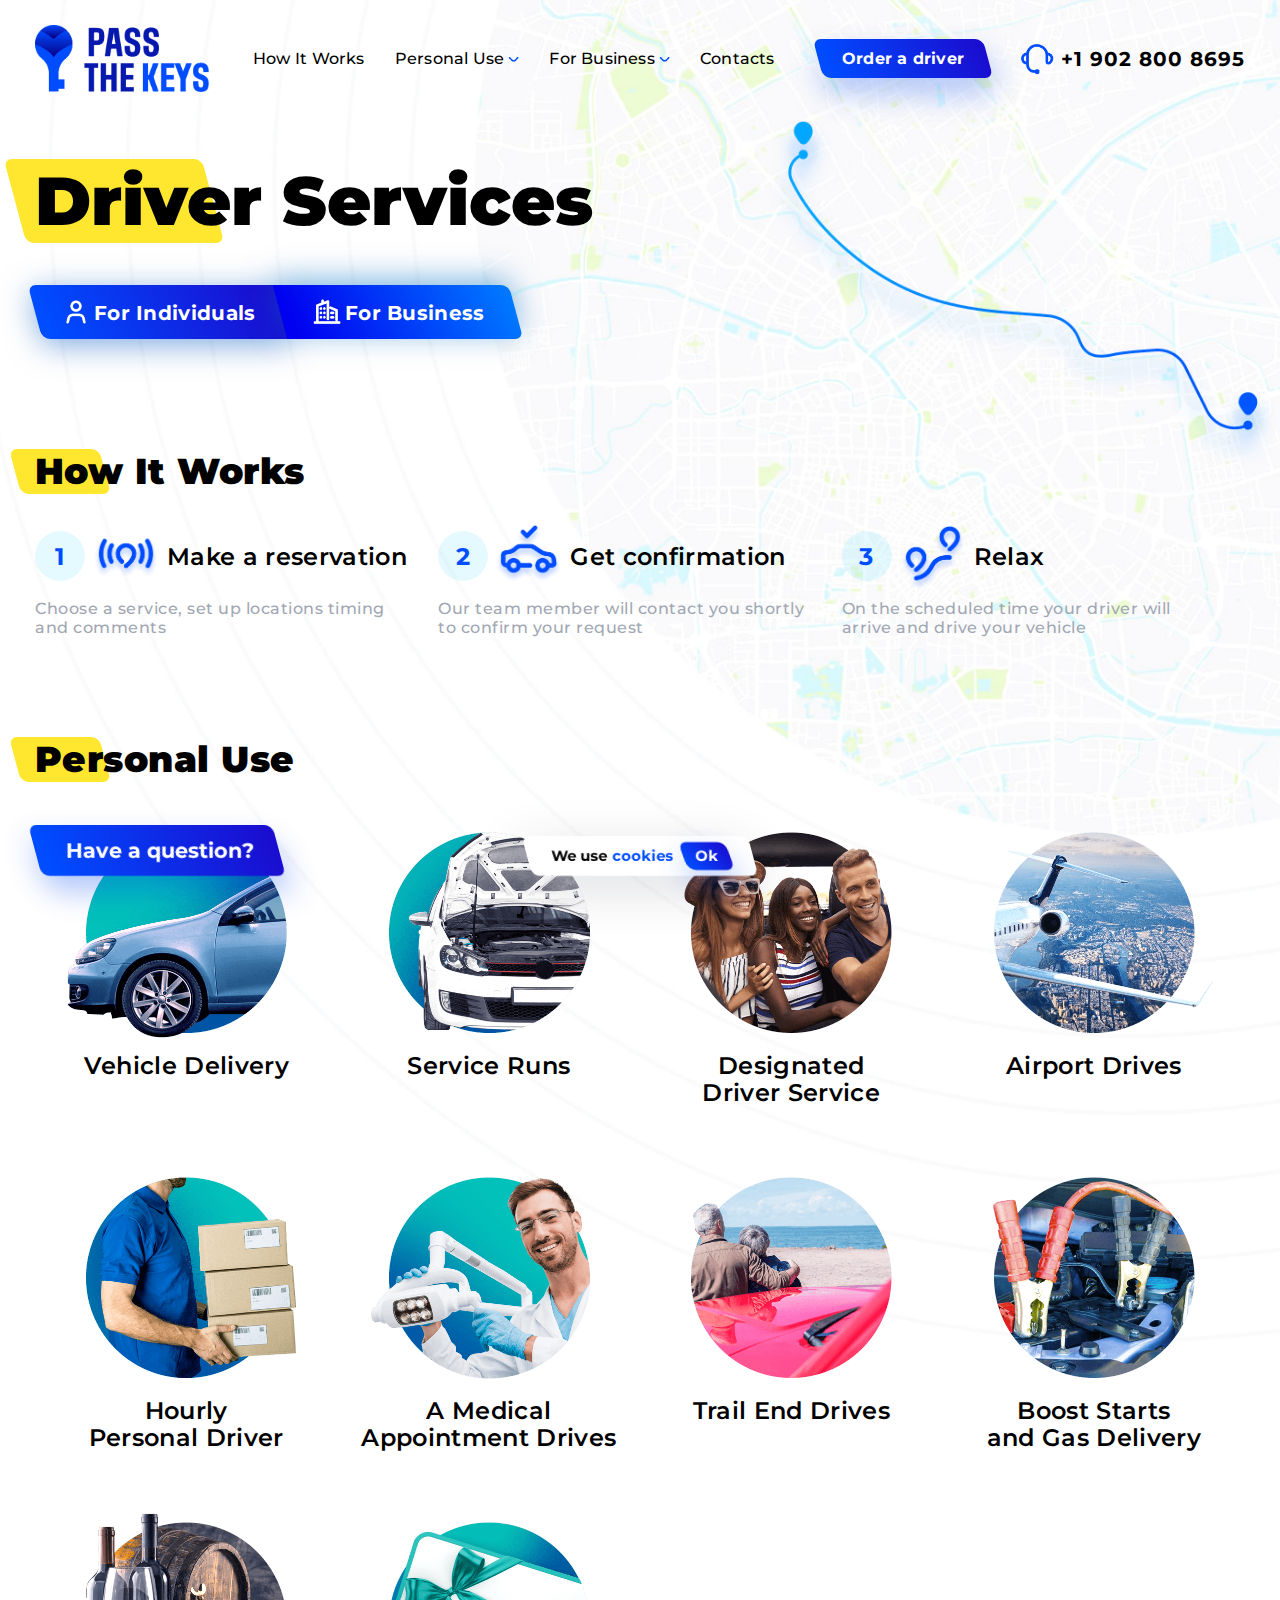
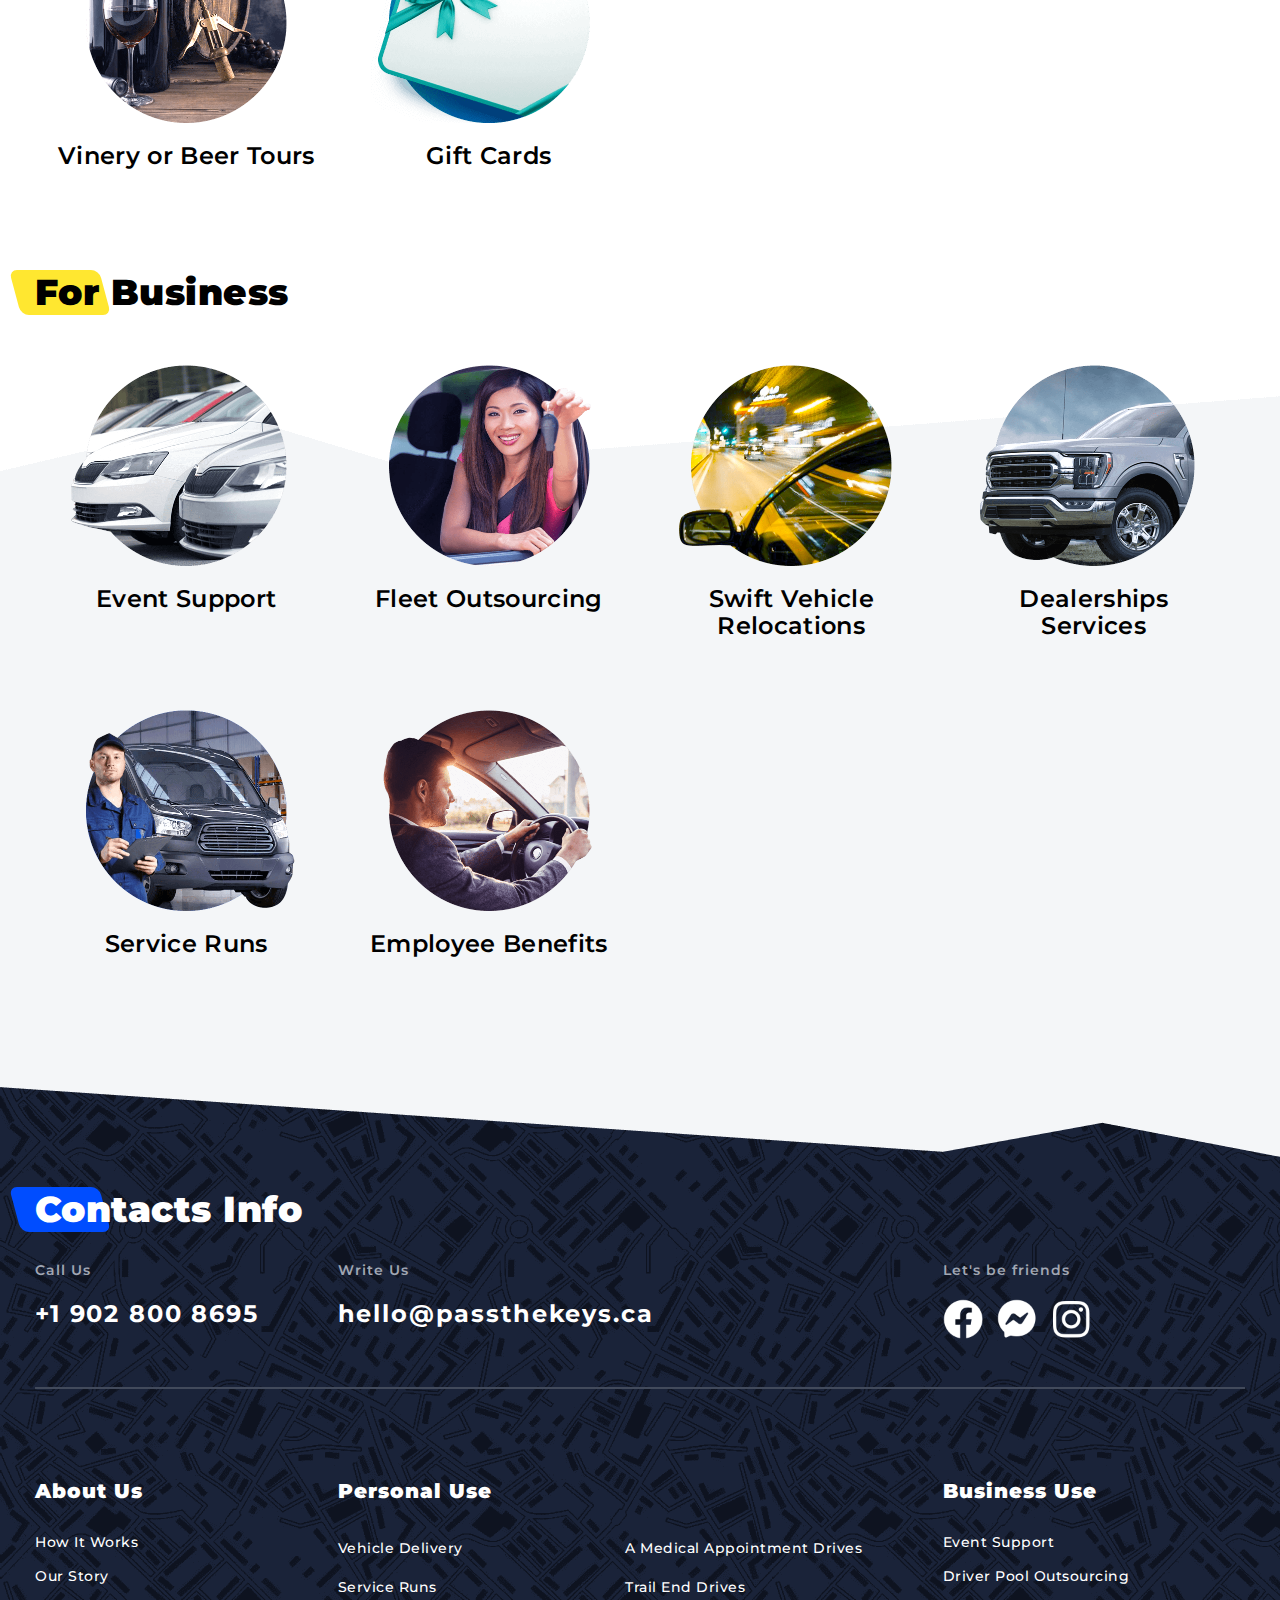
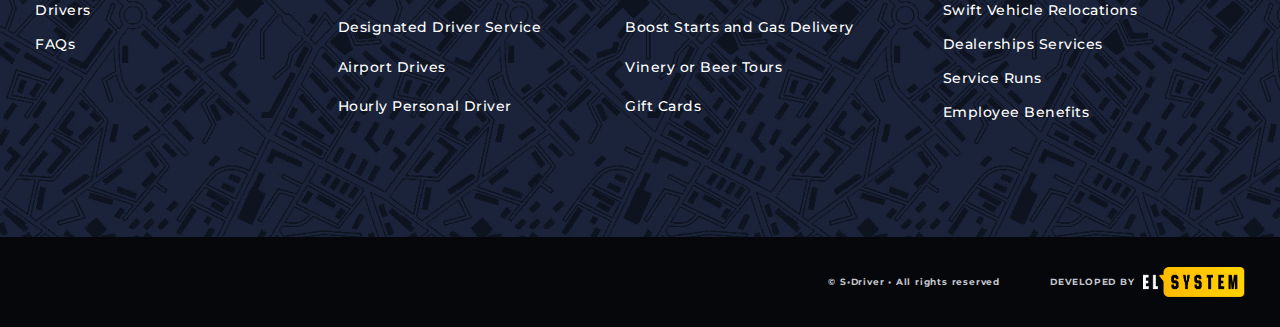
<file: index.html>
<!DOCTYPE html>
<html lang="RU">
    <head>
        <meta charset="UTF-8" />
        <title>Index</title>
        <link rel="shortcut icon" href="favicon.ico" type="image/x-icon">
        <meta name="viewport" content="width=device-width, initial-scale=1.0" />
        <link href="css/styles.css?v=1.01" rel="stylesheet" />

        <link rel="preconnect" href="https://fonts.gstatic.com">
        <link href="https://fonts.googleapis.com/css?family=Montserrat:regular,italic,500,600,600italic,700,700italic,900&display=swap" rel="stylesheet" />
        <!--[if lt IE 9]>
            <script src="https://oss.maxcdn.com/libs/html5shiv/3.7.0/html5shiv.js"></script>
            <script src="https://oss.maxcdn.com/libs/respond.js/1.3.0/respond.min.js"></script>
        <![endif]-->
    </head>
    <body class="index">
        <header>
            <div class="center">
                <a href="index.html" class="logo">
                    <img src="img/logo-3@3x.png" alt="">
                </a>

                <nav>
                    <label for="mainNavCheck" class="mainNavButton"></label>
                    <input type="checkbox" name="" id="mainNavCheck">
                    <label for="mainNavCheck" class="navMask"></label>
                    <label for="mainNavCheck" class="close"></label>
                    <ul>
                        <li>
                            <a href="how-it-work.html">How It Works</a>
                        </li>
                        <li>
                            <input type="checkbox" id="i1">
                            <a href="services.html">Personal Use</a>
                            <label for="i1"><img src="img/expand@3x.png" alt=""></label>
                            <ul>
                                <li><a href="service.html">Item 1</a></li>
                                <li><a href="service.html">Item 2</a></li>
                                <li><a href="service.html">Item 3</a></li>
                            </ul>
                        </li>
                        <li>
                            <input type="checkbox" id="i2">
                            <a href="services.html">For Business</a>
                            <label for="i2"><img src="img/expand@3x.png" alt=""></label>
                            <ul>
                                <li><a href="service.html">Item 1</a></li>
                                <li><a href="service.html">Item 2</a></li>
                                <li><a href="service.html">Item 3</a></li>
                            </ul>
                        </li>
                        <li><a href="contacts.html">Contacts</a></li>
                    </ul>
                </nav>

                <a href="order.html" class="order button">
                    <span>Order a driver</span>
                </a>

                <a href="tel:+19028008695" class="phone">
                    <img src="img/call@3x.png" alt="">
                    +1 902 800 8695
                </a>
            </div>
        </header>

        <div class="indexTop">
            <div class="center">
                <h1><span>Driver Services</span></h1>

                <div class="links">
                    <a href="services.html"><span><img src="img/person@3x.png" alt="">For Individuals</span></a>
                    <a href="services.html"><span><img src="img/company@3x.png" alt="">For Business</span></a>
                </div>

                <img src="img/Home-Top-Route.png" alt="" class="route">
            </div>
        </div>

        <div class="howItWorks">
            <div class="center">
                <h3 class="colored"><span>How It Works</span></h3>
                <div class="item">
                    <div class="title">
                        <span class="num">1</span>
                        <img src="img/reservation@3x.png" alt="">
                        Make a reservation
                    </div>
                    <div class="text">
                        Choose a service, set up locations timing and comments
                    </div>
                </div>
                <div class="item">
                    <div class="title">
                        <span class="num">2</span>
                        <img src="img/confirmation@3x.png" alt="">
                        Get confirmation
                    </div>
                    <div class="text">
                        Our team member will contact you shortly to confirm your request
                    </div>
                </div>
                <div class="item">
                    <div class="title">
                        <span class="num">3</span>
                        <img src="img/relax@3x.png" alt="">
                        Relax
                    </div>
                    <div class="text">
                        On the scheduled time your driver will arrive and drive your vehicle
                    </div>
                </div>
            </div>
        </div>

        <div class="categs">
            <div class="center">
                <h3 class="colored"><span>Personal Use</span></h3>

                <div class="item">
                    <a href="service.html">
                        <span class="img"><img src="img/services/01.png" alt=""></span>
                        <span class="name">
                            Vehicle Delivery
                        </span>
                    </a>
                </div>
                <div class="item">
                    <a href="service.html">
                        <span class="img"><img src="img/services/02.png" alt=""></span>
                        <span class="name">
                            Service Runs
                        </span>
                    </a>
                </div>
                <div class="item">
                    <a href="service.html">
                        <span class="img"><img src="img/services/03.png" alt=""></span>
                        <span class="name">
                            Designated Driver Service
                        </span>
                    </a>
                </div>
                <div class="item">
                    <a href="service.html">
                        <span class="img"><img src="img/services/04.png" alt=""></span>
                        <span class="name">
                            Airport Drives
                        </span>
                    </a>
                </div>
                <div class="item">
                    <a href="service.html">
                        <span class="img"><img src="img/services/05.png" alt=""></span>
                        <span class="name">
                            Hourly Personal Driver
                        </span>
                    </a>
                </div>
                <div class="item">
                    <a href="service.html">
                        <span class="img"><img src="img/services/06.png" alt=""></span>
                        <span class="name">
                            A Medical Appointment Drives
                        </span>
                    </a>
                </div>
                <div class="item">
                    <a href="service.html">
                        <span class="img"><img src="img/services/07.png" alt=""></span>
                        <span class="name">
                            Trail End Drives
                        </span>
                    </a>
                </div>
                <div class="item">
                    <a href="service.html">
                        <span class="img"><img src="img/services/08.png" alt=""></span>
                        <span class="name">
                            Boost Starts and Gas Delivery
                        </span>
                    </a>
                </div>
                <div class="item">
                    <a href="service.html">
                        <span class="img"><img src="img/services/09.png" alt=""></span>
                        <span class="name">
                            Vinery or Beer Tours
                        </span>
                    </a>
                </div>
                <div class="item">
                    <a href="service.html">
                        <span class="img"><img src="img/services/10.png" alt=""></span>
                        <span class="name">
                            Gift Cards
                        </span>
                    </a>
                </div>
            </div>
        </div>
        <div class="categs colored">
            <div class="center">
                <h3 class="colored"><span>For Business</span></h3>

                <div class="item">
                    <a href="service.html">
                        <span class="img"><img src="img/services/11.png" alt=""></span>
                        <span class="name">
                            Event Support
                        </span>
                    </a>
                </div>
                <div class="item">
                    <a href="service.html">
                        <span class="img"><img src="img/services/12.png" alt=""></span>
                        <span class="name">
                            Fleet Outsourcing
                        </span>
                    </a>
                </div>
                <div class="item">
                    <a href="service.html">
                        <span class="img"><img src="img/services/13.png" alt=""></span>
                        <span class="name">
                            Swift Vehicle Relocations
                        </span>
                    </a>
                </div>
                <div class="item">
                    <a href="service.html">
                        <span class="img"><img src="img/services/14.png" alt=""></span>
                        <span class="name">
                            Dealerships Services
                        </span>
                    </a>
                </div>
                <div class="item">
                    <a href="service.html">
                        <span class="img"><img src="img/services/15.png" alt=""></span>
                        <span class="name">
                            Service Runs
                        </span>
                    </a>
                </div>
                <div class="item">
                    <a href="service.html">
                        <span class="img"><img src="img/services/16.png" alt=""></span>
                        <span class="name">
                            Employee Benefits
                        </span>
                    </a>
                </div>
            </div>
        </div>

        <footer>
            <div class="top">
                <div class="center">
                    <div class="title colored"><span>Contacts Info</span></div>

                    <div class="item">
                        <label for="">Call Us</label>
                        <a href="tel:+19028008695">+1 902 800 8695</a>
                    </div>
                    <div class="item">
                        <label for="">Write Us</label>
                        <a href="mailto:passthekeys.ca">hello@passthekeys.ca</a>
                    </div>
                    <div class="item socials">
                        <label for="">Let's be friends</label>
                        <a href="#"><img src="img/fb@3x.png" alt=""></a>
                        <a href="#"><img src="img/fbm@3x.png" alt=""></a>
                        <a href="#"><img src="img/ig@3x.png" alt=""></a>
                    </div>
                </div>
            </div>
            <div class="middle">
                <div class="center">
                    <div class="item">
                        <div class="title">About Us</div>
                        <a href="how-it-work.html">How It Works</a>
                        <a href="">Our Story</a>
                        <a href="">Drivers</a>
                        <a href="">FAQs</a>
                    </div>
                    <div class="item bus">
                        <div class="title">Personal Use</div>
                        <a href="service.html">Vehicle Delivery</a>
                        <a href="service.html">A Medical Appointment Drives</a>
                        <a href="service.html">Service Runs</a>
                        <a href="service.html">Trail End Drives</a>
                        <a href="service.html">Designated Driver Service</a>
                        <a href="service.html">Boost Starts and Gas Delivery</a>
                        <a href="service.html">Airport Drives</a>
                        <a href="service.html">Vinery or Beer Tours</a>
                        <a href="service.html">Hourly Personal Driver</a>
                        <a href="service.html">Gift Cards</a>
                    </div>
                    <div class="item">
                        <div class="title">Business Use</div>
                        <a href="service.html">Event Support</a>
                        <a href="service.html">Driver Pool Outsourcing</a>
                        <a href="service.html">Swift Vehicle Relocations</a>
                        <a href="service.html">Dealerships Services</a>
                        <a href="service.html">Service Runs</a>
                        <a href="service.html">Employee Benefits</a>
                    </div>
                </div>
            </div>
            <div class="bottom">
                <div class="center">
                    <div href="#questionWindow" class="questions button fancybox"><span>Have a question?</span></div>

                    <div class="cookies">
                        <span>
                            We use <a href="#">cookies</a> <a href="#" class="button"><span>Ok</span></a>
                        </span>
                    </div>

                    <div class="copy">
                        © S•Driver • All rights reserved
                    </div>

                    <div class="developer">
                        <span>DEVELOPED BY</span>
                        <img src="img/developer@3x.png" alt="">
                    </div>
                </div>
            </div>
        </footer>

        <div id="questionWindow">
            <div id="questionWindowInner">
                <form action="" method="POST">
                    <div class="title">Have a question?</div>

                    <div class="item">
                        <label for="fw_name">Name</label>
                        <input type="text" id="fw_name" name="question[name]">
                    </div>
                    <div class="item">
                        <label for="fw_email">E-mail *</label>
                        <input type="text" id="fw_email" required name="question[email]">
                    </div>
                    <div class="item">
                        <label for="fw_question">Question</label>
                        <textarea id="fw_question" name="question[comment]"></textarea>
                    </div>

                    <button class=""><span>Ask</span></button>
                </form>
            </div>
        </div>

        <link href="css/owl.carousel.css" rel="stylesheet" />
        <link href="css/select2.css" rel="stylesheet" />
        <link href="css/jquery-ui.css" rel="stylesheet" />
        <link href="css/jquery.fancybox.min.css" rel="stylesheet" />
        <script src="js/jquery-3.1.1.min.js"></script>
        <script src="js/jquery.fancybox.min.js"></script>
        <script src="js/owl.carousel.min.js"></script>
        <script src="js/jquery.cookie.js"></script>
        <script src="js/jquery-ui.min.js"></script>
        <script src="js/jquery.validate.min.js"></script>
        <script src="js/jquery.mask.min.js"></script>
        <script src="js/select2.min.js"></script>
        <script src="js/main.js?v=0.33"></script>

    </body>
</html>
</file>
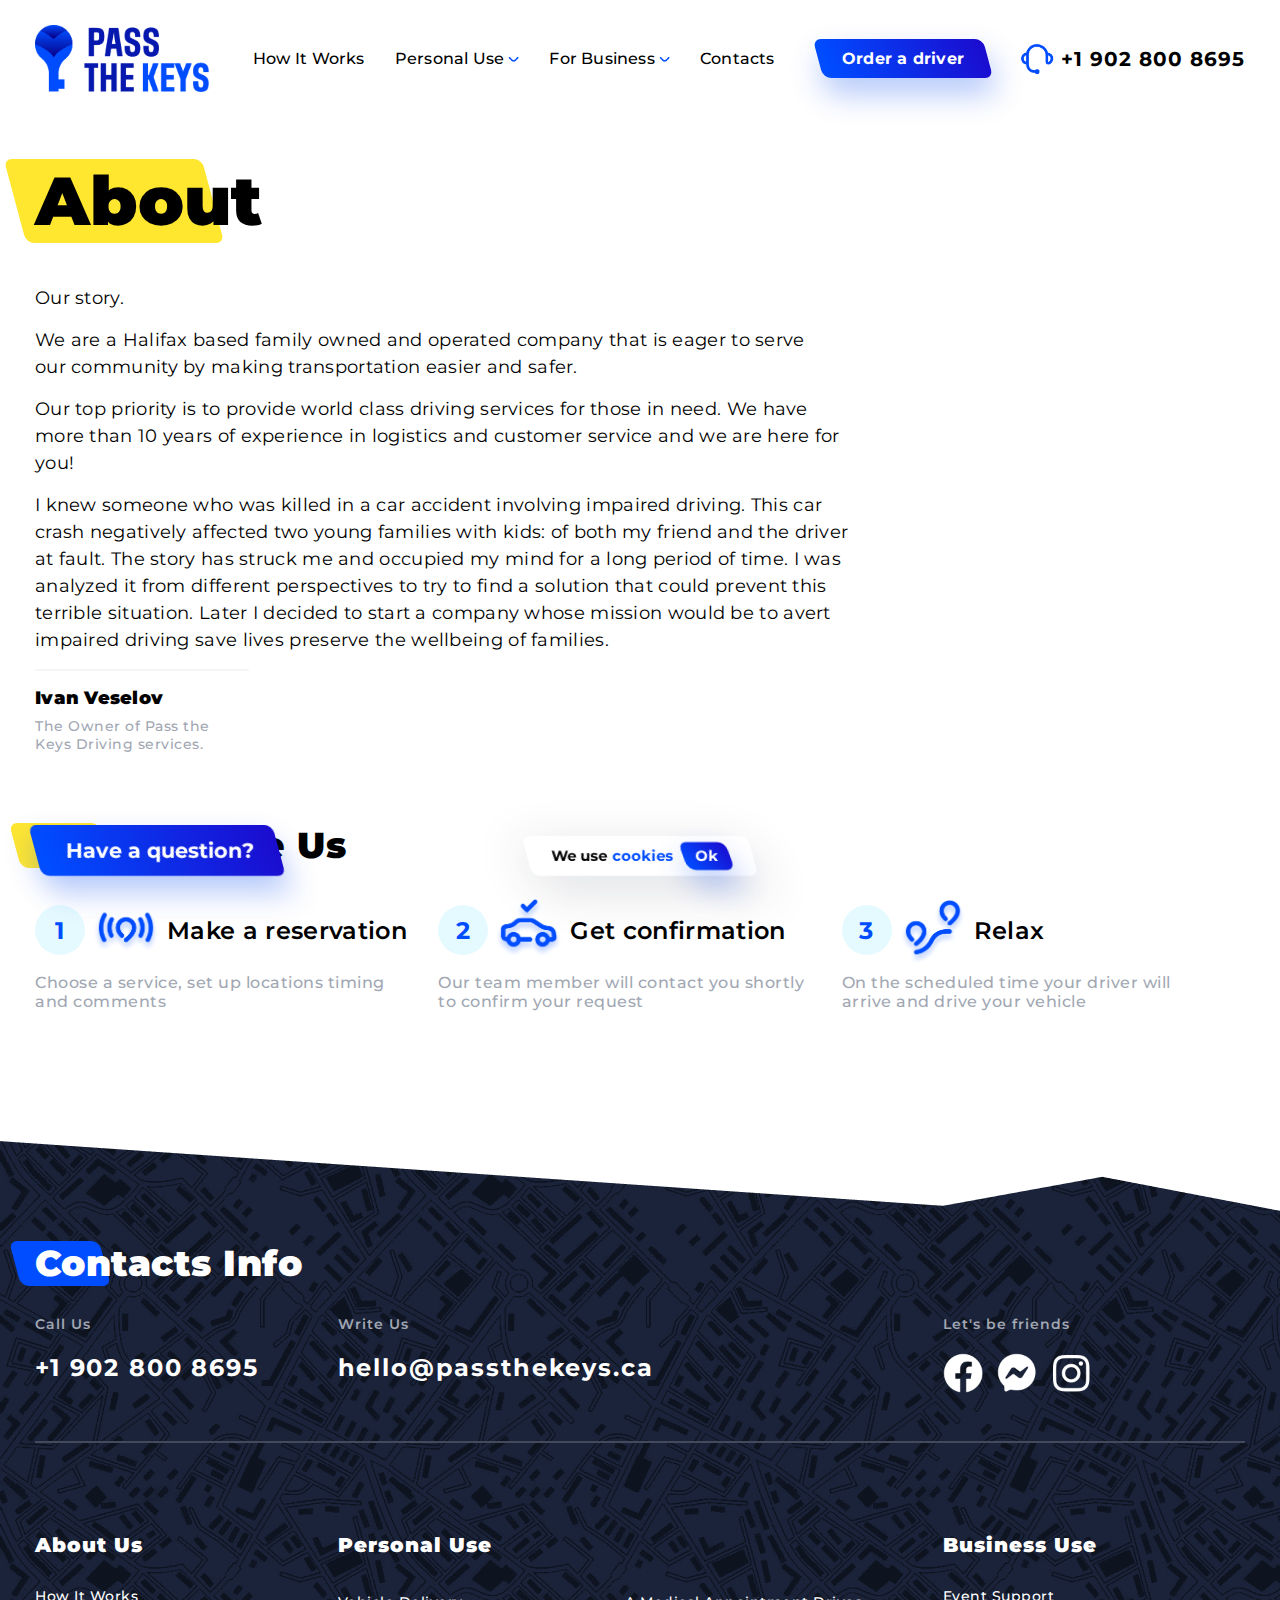
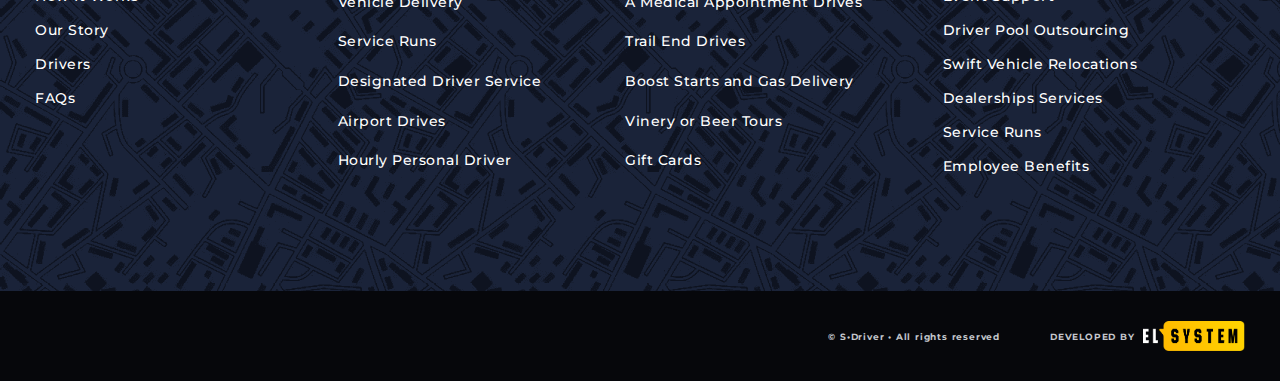
<file: about.html>
<!DOCTYPE html>
<html lang="RU">
    <head>
        <meta charset="UTF-8" />
        <title>About</title>
        <link rel="shortcut icon" href="favicon.ico" type="image/x-icon">
        <meta name="viewport" content="width=device-width, initial-scale=1.0" />
        <link href="css/styles.css?v=1.01" rel="stylesheet" />

        <link rel="preconnect" href="https://fonts.gstatic.com">
        <link href="https://fonts.googleapis.com/css?family=Montserrat:regular,italic,500,600,600italic,700,700italic,900&display=swap" rel="stylesheet" />
        <!--[if lt IE 9]>
            <script src="https://oss.maxcdn.com/libs/html5shiv/3.7.0/html5shiv.js"></script>
            <script src="https://oss.maxcdn.com/libs/respond.js/1.3.0/respond.min.js"></script>
        <![endif]-->
    </head>
    <body class="about">
        <header>
            <div class="center">
                <a href="index.html" class="logo">
                    <img src="img/logo-3@3x.png" alt="">
                </a>

                <nav>
                    <label for="mainNavCheck" class="mainNavButton"></label>
                    <input type="checkbox" name="" id="mainNavCheck">
                    <label for="mainNavCheck" class="navMask"></label>
                    <label for="mainNavCheck" class="close"></label>
                    <ul>
                        <li>
                            <a href="how-it-work.html">How It Works</a>
                        </li>
                        <li>
                            <input type="checkbox" id="i1">
                            <a href="services.html">Personal Use</a>
                            <label for="i1"><img src="img/expand@3x.png" alt=""></label>
                            <ul>
                                <li><a href="service.html">Item 1</a></li>
                                <li><a href="service.html">Item 2</a></li>
                                <li><a href="service.html">Item 3</a></li>
                            </ul>
                        </li>
                        <li>
                            <input type="checkbox" id="i2">
                            <a href="services.html">For Business</a>
                            <label for="i2"><img src="img/expand@3x.png" alt=""></label>
                            <ul>
                                <li><a href="service.html">Item 1</a></li>
                                <li><a href="service.html">Item 2</a></li>
                                <li><a href="service.html">Item 3</a></li>
                            </ul>
                        </li>
                        <li><a href="contacts.html">Contacts</a></li>
                    </ul>
                </nav>

                <a href="#" class="order button">
                    <span>Order a driver</span>
                </a>

                <a href="#" class="phone">
                    <img src="img/call@3x.png" alt="">
                    +1 902 800 8695
                </a>
            </div>
        </header>

        <div class="indexTop">
            <div class="center">
                <h1><span>About</span></h1>

                <p>
                    <p>Our story. </p>
                    <p>We are a Halifax based family owned and operated company that is eager to serve our community by making transportation easier and safer.</p>
                    <p>Our top priority is to provide world class driving services for those in need. We have more than 10 years of experience in logistics and customer service and we are here for you!</p>
                    <p>I knew someone who was killed in a car accident involving impaired driving. This car crash negatively affected two young families with kids: of both my friend and the driver at fault. The story has struck me and occupied my mind for a long period of time. I was analyzed it from different perspectives to try to find a solution that could prevent this terrible situation. Later I decided to start a company whose mission would be to avert impaired driving save lives preserve the wellbeing of families.</p>
                </p>

                <div class="sign">
                    <div class="name">Ivan Veselov</div>
                    <div class="desc">
                        The Owner of Pass the Keys Driving services. 
                    </div>
                </div>
            </div>
        </div>

        <div class="howItWorks">
            <div class="center">
                <h3 class="colored"><span>Why Choose Us</span></h3>
                <div class="item">
                    <div class="title">
                        <span class="num">1</span>
                        <img src="img/reservation@3x.png" alt="">
                        Make a reservation
                    </div>
                    <div class="text">
                        Choose a service, set up locations timing and comments
                    </div>
                </div>
                <div class="item">
                    <div class="title">
                        <span class="num">2</span>
                        <img src="img/confirmation@3x.png" alt="">
                        Get confirmation
                    </div>
                    <div class="text">
                        Our team member will contact you shortly to confirm your request
                    </div>
                </div>
                <div class="item">
                    <div class="title">
                        <span class="num">3</span>
                        <img src="img/relax@3x.png" alt="">
                        Relax
                    </div>
                    <div class="text">
                        On the scheduled time your driver will arrive and drive your vehicle
                    </div>
                </div>
            </div>
        </div>

        <footer>
            <div class="top">
                <div class="center">
                    <div class="title colored"><span>Contacts Info</span></div>

                    <div class="item">
                        <label for="">Call Us</label>
                        <a href="tel:+19028008695">+1 902 800 8695</a>
                    </div>
                    <div class="item">
                        <label for="">Write Us</label>
                        <a href="mailto:passthekeys.ca">hello@passthekeys.ca</a>
                    </div>
                    <div class="item socials">
                        <label for="">Let's be friends</label>
                        <a href="#"><img src="img/fb@3x.png" alt=""></a>
                        <a href="#"><img src="img/fbm@3x.png" alt=""></a>
                        <a href="#"><img src="img/ig@3x.png" alt=""></a>
                    </div>
                </div>
            </div>
            <div class="middle">
                <div class="center">
                    <div class="item">
                        <div class="title">About Us</div>
                        <a href="how-it-work.html">How It Works</a>
                        <a href="">Our Story</a>
                        <a href="">Drivers</a>
                        <a href="">FAQs</a>
                    </div>
                    <div class="item bus">
                        <div class="title">Personal Use</div>
                        <a href="service.html">Vehicle Delivery</a>
                        <a href="service.html">A Medical Appointment Drives</a>
                        <a href="service.html">Service Runs</a>
                        <a href="service.html">Trail End Drives</a>
                        <a href="service.html">Designated Driver Service</a>
                        <a href="service.html">Boost Starts and Gas Delivery</a>
                        <a href="service.html">Airport Drives</a>
                        <a href="service.html">Vinery or Beer Tours</a>
                        <a href="service.html">Hourly Personal Driver</a>
                        <a href="service.html">Gift Cards</a>
                    </div>
                    <div class="item">
                        <div class="title">Business Use</div>
                        <a href="service.html">Event Support</a>
                        <a href="service.html">Driver Pool Outsourcing</a>
                        <a href="service.html">Swift Vehicle Relocations</a>
                        <a href="service.html">Dealerships Services</a>
                        <a href="service.html">Service Runs</a>
                        <a href="service.html">Employee Benefits</a>
                    </div>
                </div>
            </div>
            <div class="bottom">
                <div class="center">
                    <div href="#questionWindow" class="questions button fancybox"><span>Have a question?</span></div>

                    <div class="cookies">
                        <span>
                            We use <a href="#">cookies</a> <a href="#" class="button"><span>Ok</span></a>
                        </span>
                    </div>

                    <div class="copy">
                        © S•Driver • All rights reserved
                    </div>

                    <div class="developer">
                        <span>DEVELOPED BY</span>
                        <img src="img/developer@3x.png" alt="">
                    </div>
                </div>
            </div>
        </footer>

        <div id="questionWindow">
            <div id="questionWindowInner">
                <form action="" method="POST">
                    <div class="title">Have a question?</div>

                    <div class="item">
                        <label for="fw_name">Name</label>
                        <input type="text" id="fw_name" name="question[name]">
                    </div>
                    <div class="item">
                        <label for="fw_email">E-mail *</label>
                        <input type="text" id="fw_email" required name="question[email]">
                    </div>
                    <div class="item">
                        <label for="fw_question">Question</label>
                        <textarea id="fw_question" name="question[comment]"></textarea>
                    </div>

                    <button class=""><span>Ask</span></button>
                </form>
            </div>
        </div>

        <link href="css/owl.carousel.css" rel="stylesheet" />
        <link href="css/select2.css" rel="stylesheet" />
        <link href="css/jquery-ui.css" rel="stylesheet" />
        <link href="css/jquery.fancybox.min.css" rel="stylesheet" />
        <script src="js/jquery-3.1.1.min.js"></script>
        <script src="js/jquery.fancybox.min.js"></script>
        <script src="js/owl.carousel.min.js"></script>
        <script src="js/jquery.cookie.js"></script>
        <script src="js/jquery-ui.min.js"></script>
        <script src="js/jquery.validate.min.js"></script>
        <script src="js/jquery.mask.min.js"></script>
        <script src="js/select2.min.js"></script>
        <script src="js/main.js?v=0.33"></script>

    </body>
</html>
</file>
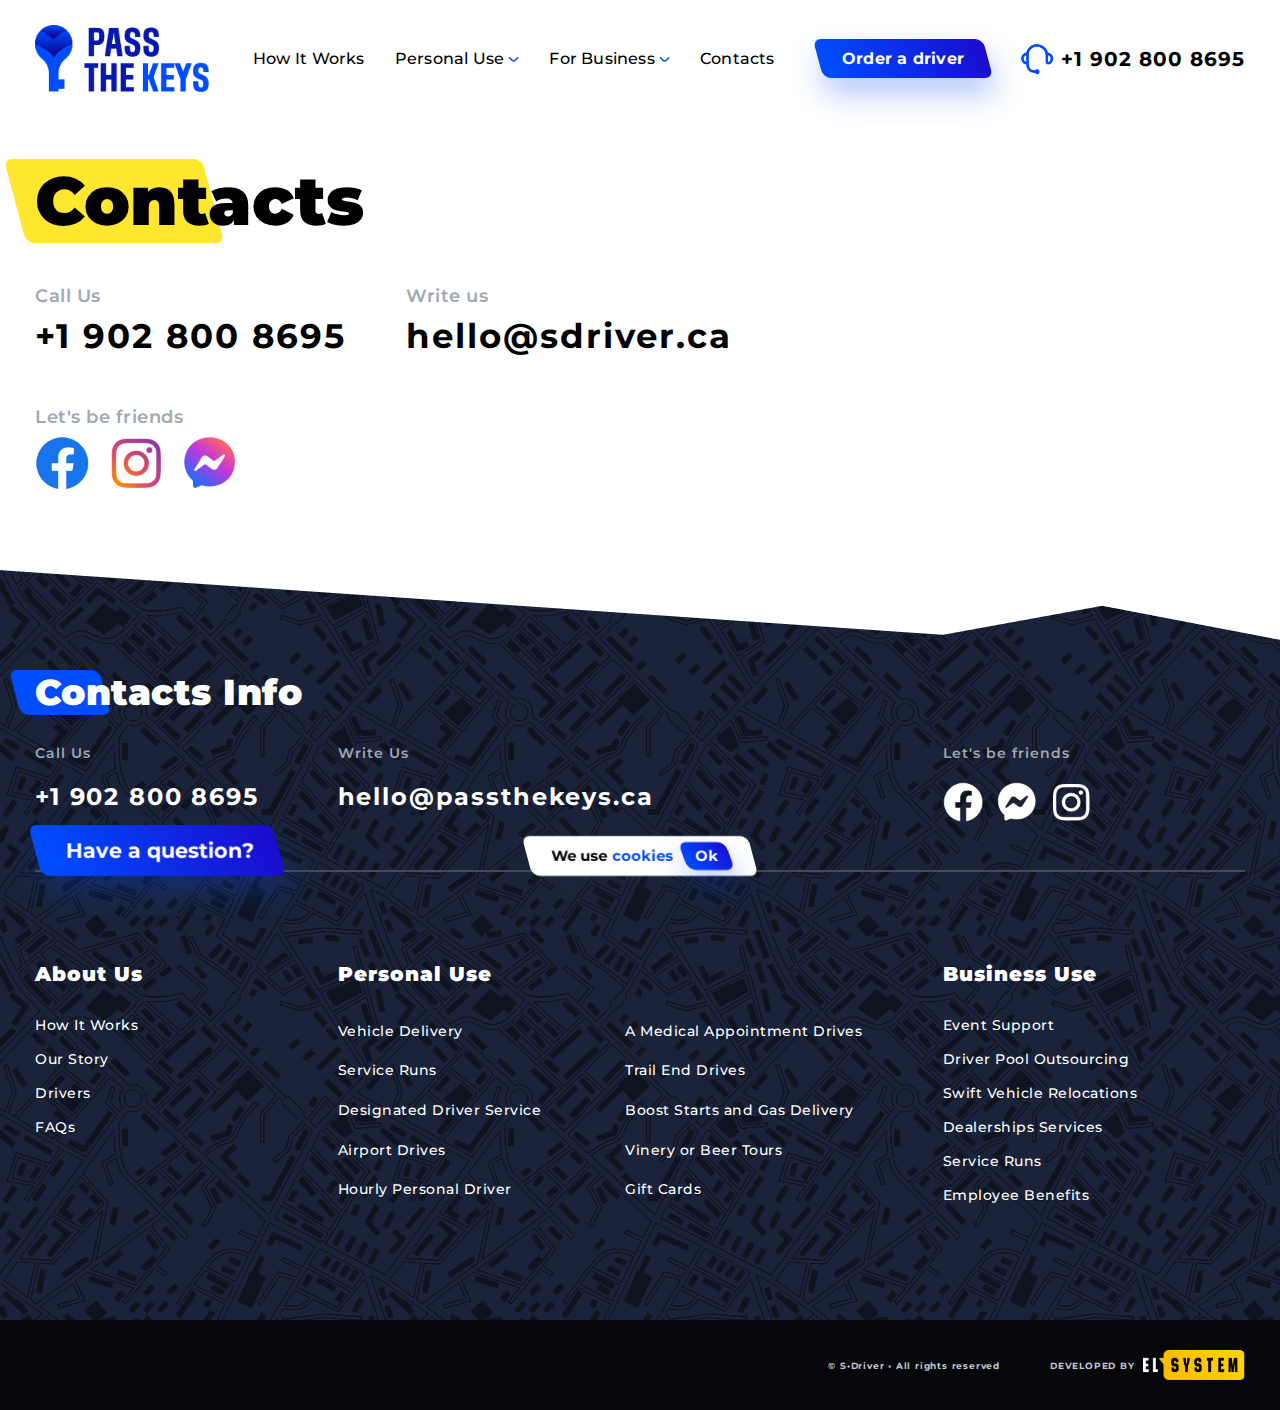
<file: contacts.html>
<!DOCTYPE html>
<html lang="RU">
    <head>
        <meta charset="UTF-8" />
        <title>Contacts</title>
        <link rel="shortcut icon" href="favicon.ico" type="image/x-icon">
        <meta name="viewport" content="width=device-width, initial-scale=1.0" />
        <link href="css/styles.css?v=1.01" rel="stylesheet" />

        <link rel="preconnect" href="https://fonts.gstatic.com">
        <link href="https://fonts.googleapis.com/css?family=Montserrat:regular,italic,500,600,600italic,700,700italic,900&display=swap" rel="stylesheet" />
        <!--[if lt IE 9]>
            <script src="https://oss.maxcdn.com/libs/html5shiv/3.7.0/html5shiv.js"></script>
            <script src="https://oss.maxcdn.com/libs/respond.js/1.3.0/respond.min.js"></script>
        <![endif]-->
    </head>
    <body class="contacts">
        <header>
            <div class="center">
                <a href="index.html" class="logo">
                    <img src="img/logo-3@3x.png" alt="">
                </a>

                <nav>
                    <label for="mainNavCheck" class="mainNavButton"></label>
                    <input type="checkbox" name="" id="mainNavCheck">
                    <label for="mainNavCheck" class="navMask"></label>
                    <label for="mainNavCheck" class="close"></label>
                    <ul>
                        <li>
                            <a href="how-it-work.html">How It Works</a>
                        </li>
                        <li>
                            <input type="checkbox" id="i1">
                            <a href="services.html">Personal Use</a>
                            <label for="i1"><img src="img/expand@3x.png" alt=""></label>
                            <ul>
                                <li><a href="service.html">Item 1</a></li>
                                <li><a href="service.html">Item 2</a></li>
                                <li><a href="service.html">Item 3</a></li>
                            </ul>
                        </li>
                        <li>
                            <input type="checkbox" id="i2">
                            <a href="services.html">For Business</a>
                            <label for="i2"><img src="img/expand@3x.png" alt=""></label>
                            <ul>
                                <li><a href="service.html">Item 1</a></li>
                                <li><a href="service.html">Item 2</a></li>
                                <li><a href="service.html">Item 3</a></li>
                            </ul>
                        </li>
                        <li><a href="contacts.html">Contacts</a></li>
                    </ul>
                </nav>

                <a href="#" class="order button">
                    <span>Order a driver</span>
                </a>

                <a href="#" class="phone">
                    <img src="img/call@3x.png" alt="">
                    +1 902 800 8695
                </a>
            </div>
        </header>

        <div class="indexTop paddNone">
            <div class="center">
                <h1><span>Contacts</span></h1>

                <div class="contactsItems">
                    <div class="item">
                        <label for="">Call Us</label>
                        <a href="tel:+19028008695">+1 902 800 8695</a>
                    </div>
                    <div class="item">
                        <label for="">Write us</label>
                        <a href="mailto:hello@sdriver.ca">hello@sdriver.ca</a>
                    </div>
                    <div class="item socials">
                        <label for="">Let's be friends</label>
                        <a href="#"><img src="img/fb-color@3x.png" alt=""></a>
                        <a href="#"><img src="img/ig-color@3x.png" alt=""></a>
                        <a href="#"><img src="img/fbm-color@3x.png" alt=""></a>
                    </div>
                </div>
            </div>
        </div>

        <footer>
            <div class="top">
                <div class="center">
                    <div class="title colored"><span>Contacts Info</span></div>

                    <div class="item">
                        <label for="">Call Us</label>
                        <a href="tel:+19028008695">+1 902 800 8695</a>
                    </div>
                    <div class="item">
                        <label for="">Write Us</label>
                        <a href="mailto:passthekeys.ca">hello@passthekeys.ca</a>
                    </div>
                    <div class="item socials">
                        <label for="">Let's be friends</label>
                        <a href="#"><img src="img/fb@3x.png" alt=""></a>
                        <a href="#"><img src="img/fbm@3x.png" alt=""></a>
                        <a href="#"><img src="img/ig@3x.png" alt=""></a>
                    </div>
                </div>
            </div>
            <div class="middle">
                <div class="center">
                    <div class="item">
                        <div class="title">About Us</div>
                        <a href="how-it-work.html">How It Works</a>
                        <a href="">Our Story</a>
                        <a href="">Drivers</a>
                        <a href="">FAQs</a>
                    </div>
                    <div class="item bus">
                        <div class="title">Personal Use</div>
                        <a href="service.html">Vehicle Delivery</a>
                        <a href="service.html">A Medical Appointment Drives</a>
                        <a href="service.html">Service Runs</a>
                        <a href="service.html">Trail End Drives</a>
                        <a href="service.html">Designated Driver Service</a>
                        <a href="service.html">Boost Starts and Gas Delivery</a>
                        <a href="service.html">Airport Drives</a>
                        <a href="service.html">Vinery or Beer Tours</a>
                        <a href="service.html">Hourly Personal Driver</a>
                        <a href="service.html">Gift Cards</a>
                    </div>
                    <div class="item">
                        <div class="title">Business Use</div>
                        <a href="service.html">Event Support</a>
                        <a href="service.html">Driver Pool Outsourcing</a>
                        <a href="service.html">Swift Vehicle Relocations</a>
                        <a href="service.html">Dealerships Services</a>
                        <a href="service.html">Service Runs</a>
                        <a href="service.html">Employee Benefits</a>
                    </div>
                </div>
            </div>
            <div class="bottom">
                <div class="center">
                    <div href="#questionWindow" class="questions button fancybox"><span>Have a question?</span></div>

                    <div class="cookies">
                        <span>
                            We use <a href="#">cookies</a> <a href="#" class="button"><span>Ok</span></a>
                        </span>
                    </div>

                    <div class="copy">
                        © S•Driver • All rights reserved
                    </div>

                    <div class="developer">
                        <span>DEVELOPED BY</span>
                        <img src="img/developer@3x.png" alt="">
                    </div>
                </div>
            </div>
        </footer>

        <div id="questionWindow">
            <div id="questionWindowInner">
                <form action="" method="POST">
                    <div class="title">Have a question?</div>

                    <div class="item">
                        <label for="fw_name">Name</label>
                        <input type="text" id="fw_name" name="question[name]">
                    </div>
                    <div class="item">
                        <label for="fw_email">E-mail *</label>
                        <input type="text" id="fw_email" required name="question[email]">
                    </div>
                    <div class="item">
                        <label for="fw_question">Question</label>
                        <textarea id="fw_question" name="question[comment]"></textarea>
                    </div>

                    <button class=""><span>Ask</span></button>
                </form>
            </div>
        </div>

        <link href="css/owl.carousel.css" rel="stylesheet" />
        <link href="css/select2.css" rel="stylesheet" />
        <link href="css/jquery-ui.css" rel="stylesheet" />
        <link href="css/jquery.fancybox.min.css" rel="stylesheet" />
        <script src="js/jquery-3.1.1.min.js"></script>
        <script src="js/jquery.fancybox.min.js"></script>
        <script src="js/owl.carousel.min.js"></script>
        <script src="js/jquery.cookie.js"></script>
        <script src="js/jquery-ui.min.js"></script>
        <script src="js/jquery.validate.min.js"></script>
        <script src="js/jquery.mask.min.js"></script>
        <script src="js/select2.min.js"></script>
        <script src="js/main.js?v=0.33"></script>

    </body>
</html>
</file>
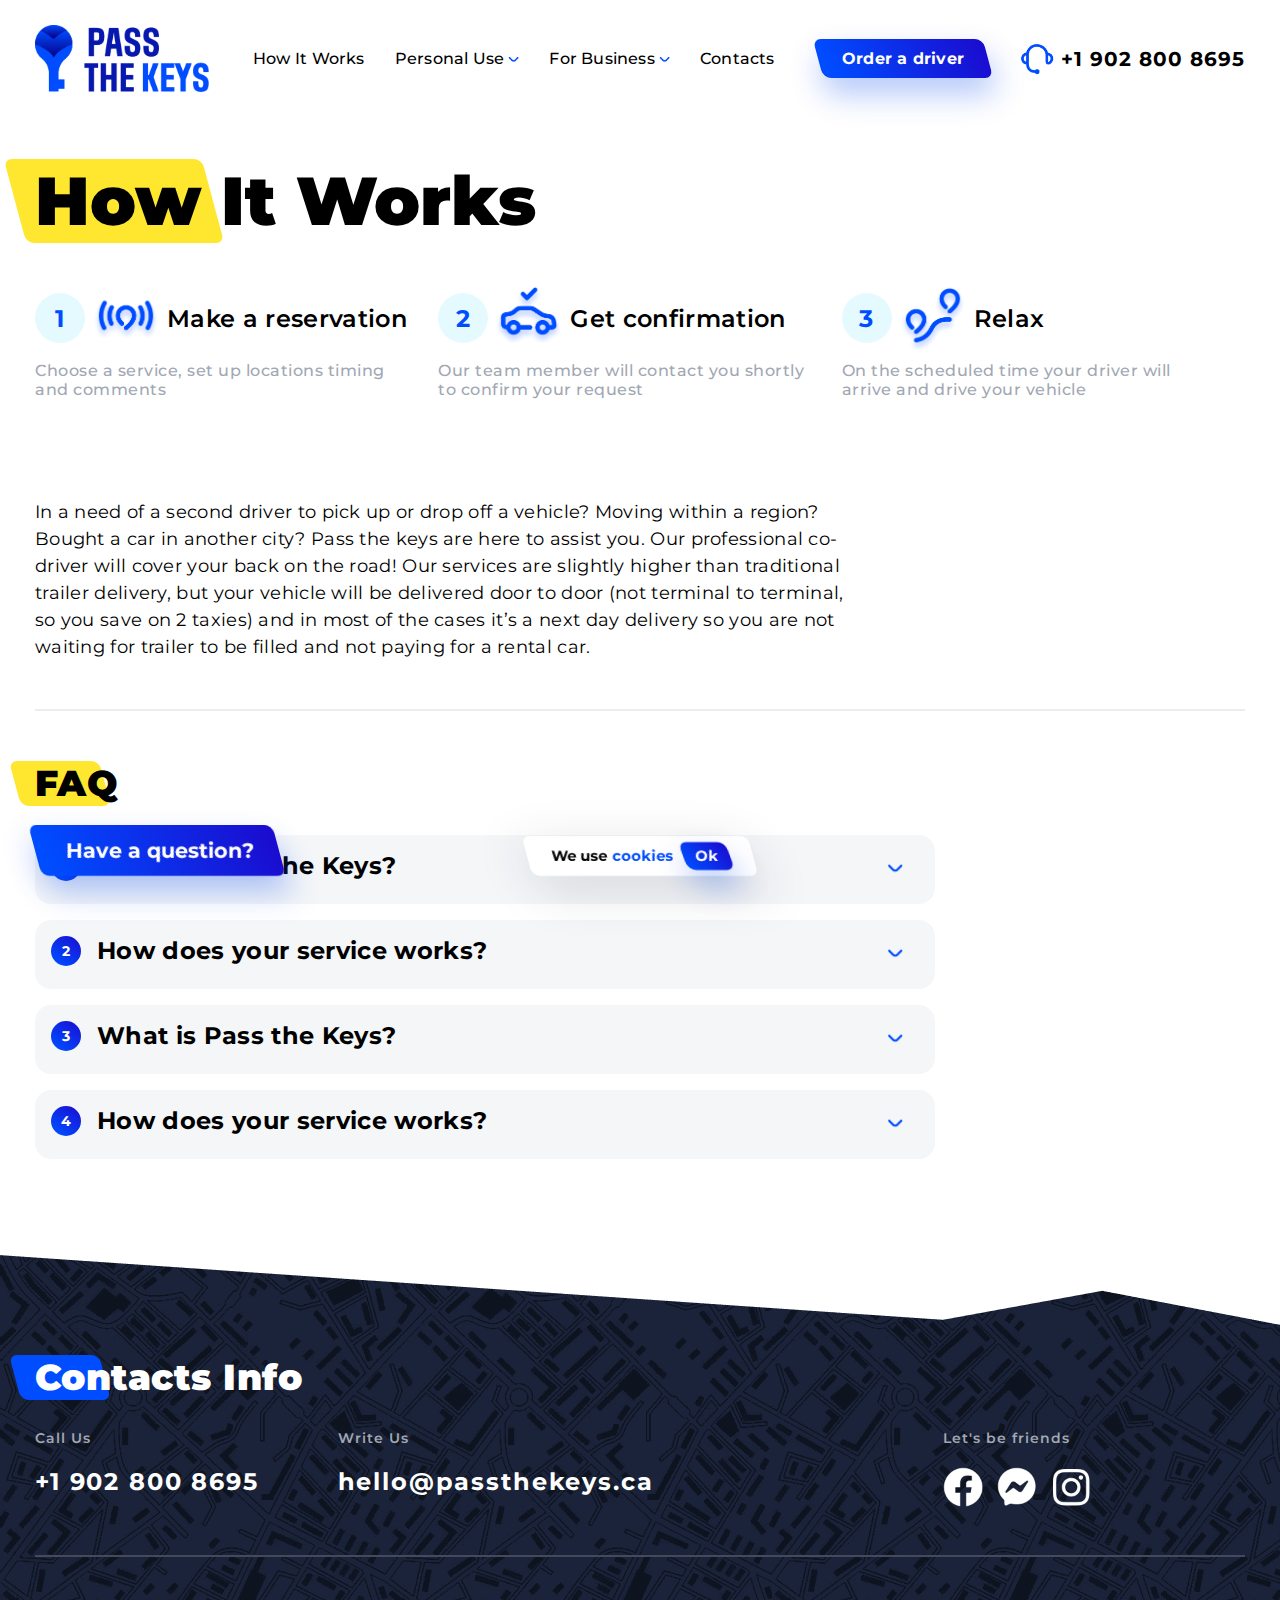
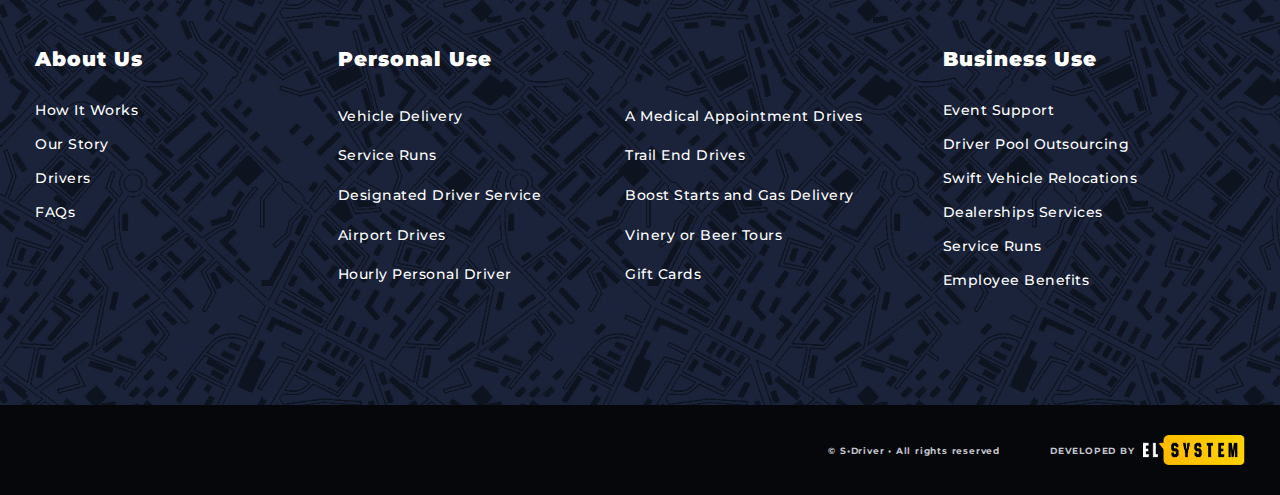
<file: how-it-work.html>
<!DOCTYPE html>
<html lang="RU">
    <head>
        <meta charset="UTF-8" />
        <title>How It Works</title>
        <link rel="shortcut icon" href="favicon.ico" type="image/x-icon">
        <meta name="viewport" content="width=device-width, initial-scale=1.0" />
        <link href="css/styles.css?v=1.01" rel="stylesheet" />

        <link rel="preconnect" href="https://fonts.gstatic.com">
        <link href="https://fonts.googleapis.com/css?family=Montserrat:regular,italic,500,600,600italic,700,700italic,900&display=swap" rel="stylesheet" />
        <!--[if lt IE 9]>
            <script src="https://oss.maxcdn.com/libs/html5shiv/3.7.0/html5shiv.js"></script>
            <script src="https://oss.maxcdn.com/libs/respond.js/1.3.0/respond.min.js"></script>
        <![endif]-->
    </head>
    <body class="pageHowItWorks">
        <header>
            <div class="center">
                <a href="index.html" class="logo">
                    <img src="img/logo-3@3x.png" alt="">
                </a>

                <nav>
                    <label for="mainNavCheck" class="mainNavButton"></label>
                    <input type="checkbox" name="" id="mainNavCheck">
                    <label for="mainNavCheck" class="navMask"></label>
                    <label for="mainNavCheck" class="close"></label>
                    <ul>
                        <li>
                            <a href="how-it-work.html">How It Works</a>
                        </li>
                        <li>
                            <input type="checkbox" id="i1">
                            <a href="services.html">Personal Use</a>
                            <label for="i1"><img src="img/expand@3x.png" alt=""></label>
                            <ul>
                                <li><a href="service.html">Item 1</a></li>
                                <li><a href="service.html">Item 2</a></li>
                                <li><a href="service.html">Item 3</a></li>
                            </ul>
                        </li>
                        <li>
                            <input type="checkbox" id="i2">
                            <a href="services.html">For Business</a>
                            <label for="i2"><img src="img/expand@3x.png" alt=""></label>
                            <ul>
                                <li><a href="service.html">Item 1</a></li>
                                <li><a href="service.html">Item 2</a></li>
                                <li><a href="service.html">Item 3</a></li>
                            </ul>
                        </li>
                        <li><a href="contacts.html">Contacts</a></li>
                    </ul>
                </nav>

                <a href="#" class="order button">
                    <span>Order a driver</span>
                </a>

                <a href="#" class="phone">
                    <img src="img/call@3x.png" alt="">
                    +1 902 800 8695
                </a>
            </div>
        </header>

        <div class="indexTop paddNone">
            <div class="center">
                <h1><span>How It Works</span></h1>
            </div>
        </div>

        <div class="howItWorks">
            <div class="center">
                <div class="item">
                    <div class="title">
                        <span class="num">1</span>
                        <img src="img/reservation@3x.png" alt="">
                        Make a reservation
                    </div>
                    <div class="text">
                        Choose a service, set up locations timing and comments
                    </div>
                </div>
                <div class="item">
                    <div class="title">
                        <span class="num">2</span>
                        <img src="img/confirmation@3x.png" alt="">
                        Get confirmation
                    </div>
                    <div class="text">
                        Our team member will contact you shortly to confirm your request
                    </div>
                </div>
                <div class="item">
                    <div class="title">
                        <span class="num">3</span>
                        <img src="img/relax@3x.png" alt="">
                        Relax
                    </div>
                    <div class="text">
                        On the scheduled time your driver will arrive and drive your vehicle
                    </div>
                </div>
            </div>
        </div>

        <div class="howItWorksText">
            <div class="center container">
                <p>In a need of a second driver to pick up or drop off a vehicle? Moving within a region? 
                    Bought a car in another city? Pass the keys are here to assist you. Our professional 
                    co-driver will cover your back on the road! Our services are slightly higher than traditional 
                    trailer delivery, but your vehicle will be delivered door to door (not terminal to terminal, 
                    so you save on 2 taxies) and in most of the cases it’s a next day delivery 
                    so you are not waiting for trailer to be filled and not paying for a rental car.</p>
            </div>
        </div>

        <div class="faq">
            <div class="center container">
                <h3 class="colored"><span>FAQ</span></h3>

                <div class="faqItem">
                    <input type="checkbox" name="" id="faq1">
                    <span>1</span>
                    <label for="faq1">
                        What is Pass the Keys?
                    </label>
                    <div class="text">
                        Yes, our drivers are criminal record checked, vulnerable sector and child abuse 
                        screened, they have at least 3 years of full license driving experience and the 
                        rides (with a client In the vehicle) are video recorded for safety of the both 
                        drivers and riders.
                    </div>
                </div>
                <div class="faqItem">
                    <input type="checkbox" name="" id="faq2">
                    <span>2</span>
                    <label for="faq2">
                        How does your service works?
                    </label>
                    <div class="text">
                        Yes, our drivers are criminal record checked, vulnerable sector and child abuse 
                        screened, they have at least 3 years of full license driving experience and the 
                        rides (with a client In the vehicle) are video recorded for safety of the both 
                        drivers and riders.
                    </div>
                </div>
                <div class="faqItem">
                    <input type="checkbox" name="" id="faq3">
                    <span>3</span>
                    <label for="faq3">
                        What is Pass the Keys?
                    </label>
                    <div class="text">
                        Yes, our drivers are criminal record checked, vulnerable sector and child abuse 
                        screened, they have at least 3 years of full license driving experience and the 
                        rides (with a client In the vehicle) are video recorded for safety of the both 
                        drivers and riders.
                    </div>
                </div>
                <div class="faqItem">
                    <input type="checkbox" name="" id="faq4">
                    <span>4</span>
                    <label for="faq4">
                        How does your service works?
                    </label>
                    <div class="text">
                        Yes, our drivers are criminal record checked, vulnerable sector and child abuse 
                        screened, they have at least 3 years of full license driving experience and the 
                        rides (with a client In the vehicle) are video recorded for safety of the both 
                        drivers and riders.
                    </div>
                </div>
            </div>
        </div>

        <footer>
            <div class="top">
                <div class="center">
                    <div class="title colored"><span>Contacts Info</span></div>

                    <div class="item">
                        <label for="">Call Us</label>
                        <a href="tel:+19028008695">+1 902 800 8695</a>
                    </div>
                    <div class="item">
                        <label for="">Write Us</label>
                        <a href="mailto:passthekeys.ca">hello@passthekeys.ca</a>
                    </div>
                    <div class="item socials">
                        <label for="">Let's be friends</label>
                        <a href="#"><img src="img/fb@3x.png" alt=""></a>
                        <a href="#"><img src="img/fbm@3x.png" alt=""></a>
                        <a href="#"><img src="img/ig@3x.png" alt=""></a>
                    </div>
                </div>
            </div>
            <div class="middle">
                <div class="center">
                    <div class="item">
                        <div class="title">About Us</div>
                        <a href="how-it-work.html">How It Works</a>
                        <a href="">Our Story</a>
                        <a href="">Drivers</a>
                        <a href="">FAQs</a>
                    </div>
                    <div class="item bus">
                        <div class="title">Personal Use</div>
                        <a href="service.html">Vehicle Delivery</a>
                        <a href="service.html">A Medical Appointment Drives</a>
                        <a href="service.html">Service Runs</a>
                        <a href="service.html">Trail End Drives</a>
                        <a href="service.html">Designated Driver Service</a>
                        <a href="service.html">Boost Starts and Gas Delivery</a>
                        <a href="service.html">Airport Drives</a>
                        <a href="service.html">Vinery or Beer Tours</a>
                        <a href="service.html">Hourly Personal Driver</a>
                        <a href="service.html">Gift Cards</a>
                    </div>
                    <div class="item">
                        <div class="title">Business Use</div>
                        <a href="service.html">Event Support</a>
                        <a href="service.html">Driver Pool Outsourcing</a>
                        <a href="service.html">Swift Vehicle Relocations</a>
                        <a href="service.html">Dealerships Services</a>
                        <a href="service.html">Service Runs</a>
                        <a href="service.html">Employee Benefits</a>
                    </div>
                </div>
            </div>
            <div class="bottom">
                <div class="center">
                    <div href="#questionWindow" class="questions button fancybox"><span>Have a question?</span></div>

                    <div class="cookies">
                        <span>
                            We use <a href="#">cookies</a> <a href="#" class="button"><span>Ok</span></a>
                        </span>
                    </div>

                    <div class="copy">
                        © S•Driver • All rights reserved
                    </div>

                    <div class="developer">
                        <span>DEVELOPED BY</span>
                        <img src="img/developer@3x.png" alt="">
                    </div>
                </div>
            </div>
        </footer>

        <div id="questionWindow">
            <div id="questionWindowInner">
                <form action="" method="POST">
                    <div class="title">Have a question?</div>

                    <div class="item">
                        <label for="fw_name">Name</label>
                        <input type="text" id="fw_name" name="question[name]">
                    </div>
                    <div class="item">
                        <label for="fw_email">E-mail *</label>
                        <input type="text" id="fw_email" required name="question[email]">
                    </div>
                    <div class="item">
                        <label for="fw_question">Question</label>
                        <textarea id="fw_question" name="question[comment]"></textarea>
                    </div>

                    <button class=""><span>Ask</span></button>
                </form>
            </div>
        </div>

        <link href="css/owl.carousel.css" rel="stylesheet" />
        <link href="css/select2.css" rel="stylesheet" />
        <link href="css/jquery-ui.css" rel="stylesheet" />
        <link href="css/jquery.fancybox.min.css" rel="stylesheet" />
        <script src="js/jquery-3.1.1.min.js"></script>
        <script src="js/jquery.fancybox.min.js"></script>
        <script src="js/owl.carousel.min.js"></script>
        <script src="js/jquery.cookie.js"></script>
        <script src="js/jquery-ui.min.js"></script>
        <script src="js/jquery.validate.min.js"></script>
        <script src="js/jquery.mask.min.js"></script>
        <script src="js/select2.min.js"></script>
        <script src="js/main.js?v=0.33"></script>

    </body>
</html>
</file>
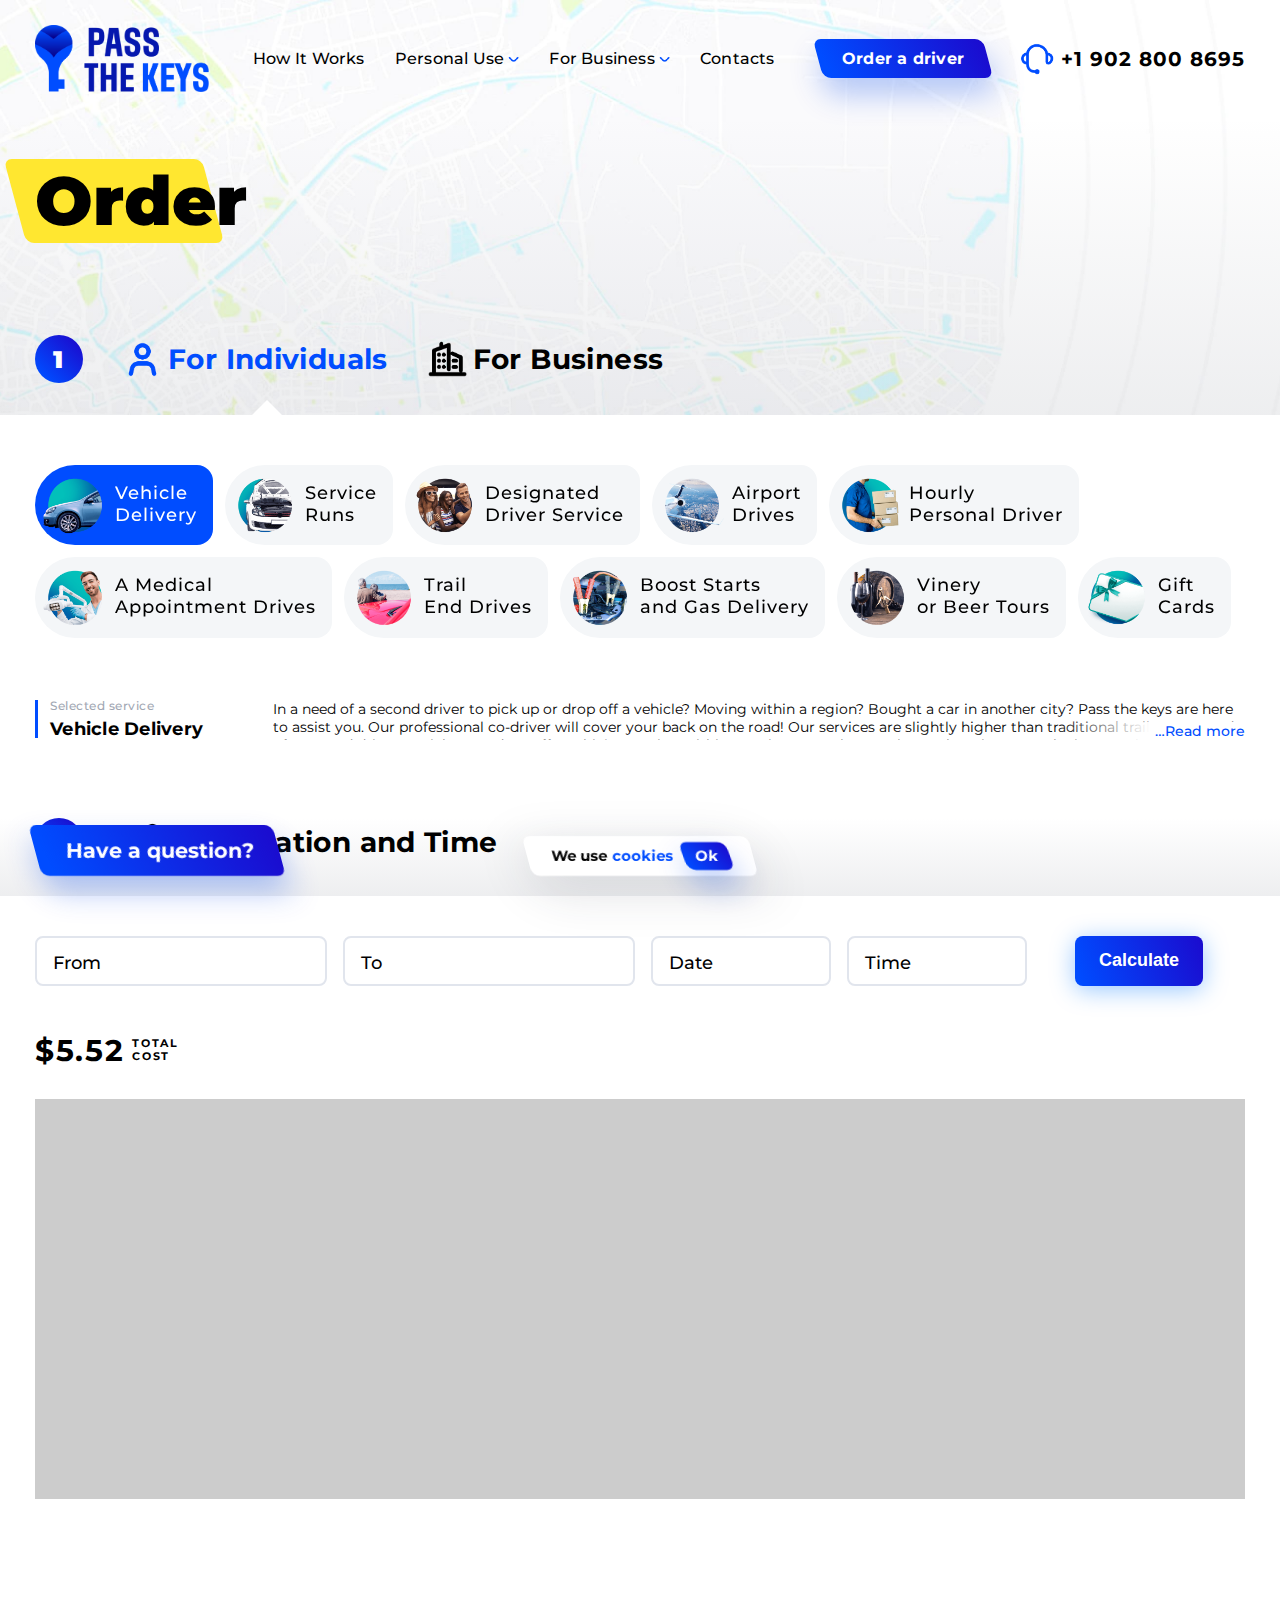
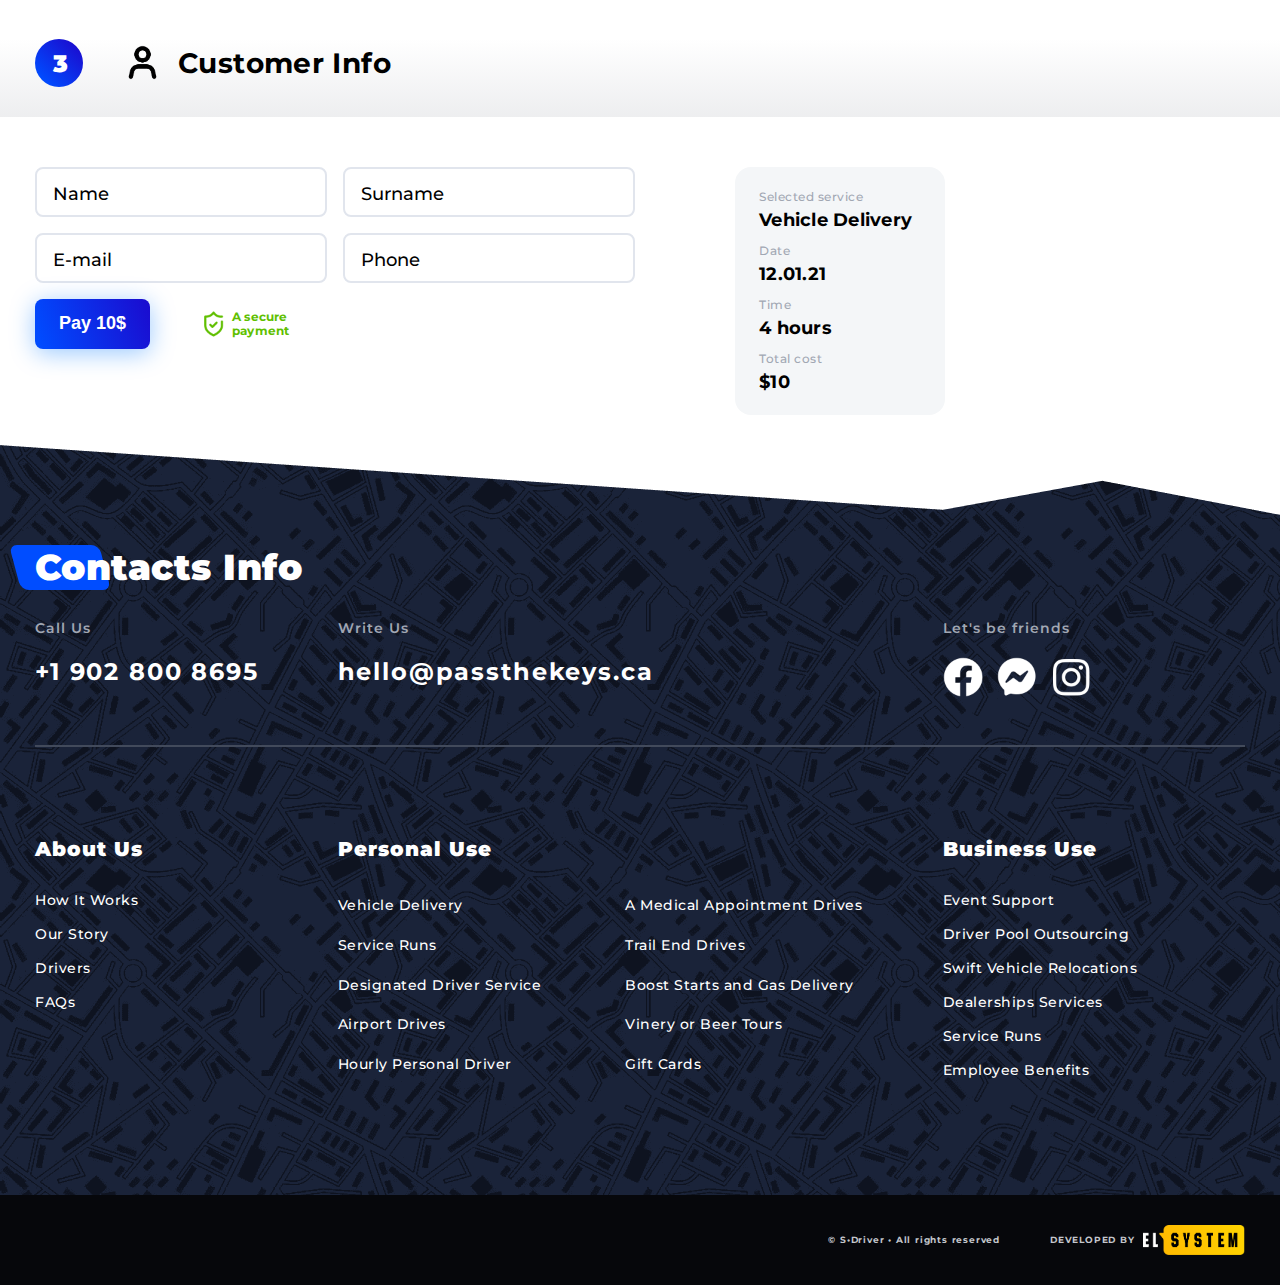
<file: order.html>
<!DOCTYPE html>
<html lang="RU">
    <head>
        <meta charset="UTF-8" />
        <title>Order</title>
        <link rel="shortcut icon" href="favicon.ico" type="image/x-icon">
        <meta name="viewport" content="width=device-width, initial-scale=1.0" />
        <link href="css/styles.css?v=1.01" rel="stylesheet" />

        <link rel="preconnect" href="https://fonts.gstatic.com">
        <link href="https://fonts.googleapis.com/css?family=Montserrat:regular,italic,500,600,600italic,700,700italic,900&display=swap" rel="stylesheet" />
        <!--[if lt IE 9]>
            <script src="https://oss.maxcdn.com/libs/html5shiv/3.7.0/html5shiv.js"></script>
            <script src="https://oss.maxcdn.com/libs/respond.js/1.3.0/respond.min.js"></script>
        <![endif]-->
    </head>
    <body class="order">
        <header>
            <div class="center">
                <a href="index.html" class="logo">
                    <img src="img/logo-3@3x.png" alt="">
                </a>

                <nav>
                    <label for="mainNavCheck" class="mainNavButton"></label>
                    <input type="checkbox" name="" id="mainNavCheck">
                    <label for="mainNavCheck" class="navMask"></label>
                    <label for="mainNavCheck" class="close"></label>
                    <ul>
                        <li>
                            <a href="how-it-work.html">How It Works</a>
                        </li>
                        <li>
                            <input type="checkbox" id="i1">
                            <a href="services.html">Personal Use</a>
                            <label for="i1"><img src="img/expand@3x.png" alt=""></label>
                            <ul>
                                <li><a href="service.html">Item 1</a></li>
                                <li><a href="service.html">Item 2</a></li>
                                <li><a href="service.html">Item 3</a></li>
                            </ul>
                        </li>
                        <li>
                            <input type="checkbox" id="i2">
                            <a href="services.html">For Business</a>
                            <label for="i2"><img src="img/expand@3x.png" alt=""></label>
                            <ul>
                                <li><a href="service.html">Item 1</a></li>
                                <li><a href="service.html">Item 2</a></li>
                                <li><a href="service.html">Item 3</a></li>
                            </ul>
                        </li>
                        <li><a href="contacts.html">Contacts</a></li>
                    </ul>
                </nav>

                <a href="#" class="order button">
                    <span>Order a driver</span>
                </a>

                <a href="#" class="phone">
                    <img src="img/call@3x.png" alt="">
                    +1 902 800 8695
                </a>
            </div>
        </header>

        <div class="indexTop paddNone">
            <div class="center">
                <h1><span>Order</span></h1>

                <div id="orderTabs">
                    <div class="num">1</div>
                    <div id="carousel-order-dots">
                        <a href="#" class="owl-dot">
                            <img class="black" src="img/person-black@3x.png" alt="">
                            <img class="blue" src="img/person-blue@3x.png" alt="">
                            <span>For&nbsp;</span>Individuals
                        </a>
                        <a href="#" class="owl-dot">
                            <img class="black" src="img/company-black@3x.png" alt="">
                            <img class="blue" src="img/company-blue@3x.png" alt="">
                            <span>For&nbsp;</span>Business
                        </a>
                    </div>
                </div>
            </div>
        </div>
        <div class="orderCategs">
            <div class="center">
                <div id="orderCategs" class="owl-carousel">
                    <div class="item" id="orderCateg1">
                        <a class="smallCateg active" href="service.html">
                            <img src="img/services/01.png" alt="">
                            <span>Vehicle<br />Delivery</span>
                        </a>
                        <a class="smallCateg" href="service.html">
                            <img src="img/services/02.png" alt="">
                            <span>Service<br />Runs</span>
                        </a>
                        <a class="smallCateg" href="service.html">
                            <img src="img/services/03.png" alt="">
                            <span>Designated<br />Driver Service</span>
                        </a>
                        <a class="smallCateg" href="service.html">
                            <img src="img/services/04.png" alt="">
                            <span>Airport<br />Drives</span>
                        </a>
                        <a class="smallCateg" href="service.html">
                            <img src="img/services/05.png" alt="">
                            <span>Hourly<br />Personal Driver</span>
                        </a>
                        <a class="smallCateg" href="service.html">
                            <img src="img/services/06.png" alt="">
                            <span>A Medical<br />Appointment Drives</span>
                        </a>
                        <a class="smallCateg" href="service.html">
                            <img src="img/services/07.png" alt="">
                            <span>Trail<br />End Drives</span>
                        </a>
                        <a class="smallCateg" href="service.html">
                            <img src="img/services/08.png" alt="">
                            <span>Boost Starts<br />and Gas Delivery</span>
                        </a>
                        <a class="smallCateg" href="service.html">
                            <img src="img/services/09.png" alt="">
                            <span>Vinery<br />or Beer Tours</span>
                        </a>
                        <a class="smallCateg" href="service.html">
                            <img src="img/services/10.png" alt="">
                            <span>Gift<br/>Cards</span>
                        </a>
                    </div>
                    <div class="item" id="orderCateg2">
                        <a class="smallCateg" href="service.html">
                            <img src="img/services/02.png" alt="">
                            <span>Service<br />Runs</span>
                        </a>
                        <a class="smallCateg" href="service.html">
                            <img src="img/services/03.png" alt="">
                            <span>Designated<br />Driver Service</span>
                        </a>
                        <a class="smallCateg" href="service.html">
                            <img src="img/services/04.png" alt="">
                            <span>Airport<br />Drives</span>
                        </a>
                        <a class="smallCateg" href="service.html">
                            <img src="img/services/05.png" alt="">
                            <span>Hourly<br />Personal Driver</span>
                        </a>
                        <a class="smallCateg" href="service.html">
                            <img src="img/services/06.png" alt="">
                            <span>A Medical<br />Appointment Drives</span>
                        </a>
                        <a class="smallCateg" href="service.html">
                            <img src="img/services/07.png" alt="">
                            <span>Trail<br />End Drives</span>
                        </a>
                    </div>
                </div>
            </div>
        </div>
        <div class="selectedSubCategContainer">
            <div class="center">
                <div class="selectedSubCateg">
                    <div class="title">
                        <span>Selected&nbsp;service</span>
                        <b>Vehicle&nbsp;Delivery</b>
                    </div>
                    <div class="content">
                        In a need of a second driver to pick up or drop off a vehicle? Moving within a region? 
                        Bought a car in another city? Pass the keys are here to assist you. 
                        Our professional co-driver will cover your back on the road! 
                        Our services are slightly higher than traditional trailer.
                        In a need of a second driver to pick up or drop off a vehicle? Moving within a region? 
                        Bought a car in another city? Pass the keys are here to assist you. 
                        Our professional co-driver will cover your back on the road! 
                        Our services are slightly higher than traditional trailer.
                        <a href="#"><span>…Read more</span></a>
                    </div>
                </div>
            </div>
        </div>

        <div class="orderStep2">
            <div class="title">
                <div class="center">
                    <div class="num">2</div>
                    <img src="img/destination@3x.png" alt="">
                    Destination and Time
                </div>
            </div>
            <div class="form">
                <div class="center">
                    <div class="row">
                        <div class="cell">
                            <label for="from">From</label>
                            <input type="text" id="from">
                        </div>
                        <div class="cell">
                            <label for="to">To</label>
                            <input type="text" id="to">
                        </div>
                        <div class="cell date">
                            <label for="date">Date</label>
                            <input type="text" id="date">
                        </div>
                        <div class="cell time">
                            <label for="time">Time</label>
                            <input type="text" id="time">
                        </div>
                        <div class="cell buttonContainer">
                            <button>Calculate</button>
                        </div>
                    </div>
                    <div class="result">
                        <span class="summ">
                            $5.52
                        </span>
                        <span class="desc">
                            Total<br />
                            cost
                        </span>
                    </div>
                    <div id="map"></div>
                </div>
            </div>
        </div>

        <div class="orderStep3">
            <div class="title">
                <div class="center">
                    <div class="num">3</div>
                    <img src="img/person-black@3x.png" alt="">
                    Customer Info
                </div>
            </div>
            <div class="form">
                <div class="center">
                    <div class="left">
                        <div class="item">
                            <label for="name">Name</label>
                            <input type="text" id="name">
                        </div>
                        <div class="item">
                            <label for="surname">Surname</label>
                            <input type="text" id="surname">
                        </div>
                        <div class="item">
                            <label for="email">E-mail</label>
                            <input type="text" id="email">
                        </div>
                        <div class="item">
                            <label for="phone">Phone</label>
                            <input type="text" id="phone">
                        </div>
                        <div class="item buttonContainer">
                            <button>Pay <span>10$</span></button>
                            <img src="img/secure@3x.png" alt="">
                            <span>
                                A secure <br />
                                payment 
                            </span>
                        </div>
                    </div>
                    <div class="right">
                        <div class="item">
                            <label for="">Selected service</label>
                            <div>Vehicle Delivery</div>
                        </div>
                        <div class="item">
                            <label for="">Date</label>
                            <div>12.01.21</div>
                        </div>
                        <div class="item">
                            <label for="">Time</label>
                            <div>4 hours</div>
                        </div>
                        <div class="item">
                            <label for="">Total cost</label>
                            <div>$10</div>
                        </div>
                    </div>
                </div>
            </div>
        </div>

        <footer>
            <div class="top">
                <div class="center">
                    <div class="title colored"><span>Contacts Info</span></div>

                    <div class="item">
                        <label for="">Call Us</label>
                        <a href="tel:+19028008695">+1 902 800 8695</a>
                    </div>
                    <div class="item">
                        <label for="">Write Us</label>
                        <a href="mailto:passthekeys.ca">hello@passthekeys.ca</a>
                    </div>
                    <div class="item socials">
                        <label for="">Let's be friends</label>
                        <a href="#"><img src="img/fb@3x.png" alt=""></a>
                        <a href="#"><img src="img/fbm@3x.png" alt=""></a>
                        <a href="#"><img src="img/ig@3x.png" alt=""></a>
                    </div>
                </div>
            </div>
            <div class="middle">
                <div class="center">
                    <div class="item">
                        <div class="title">About Us</div>
                        <a href="how-it-work.html">How It Works</a>
                        <a href="">Our Story</a>
                        <a href="">Drivers</a>
                        <a href="">FAQs</a>
                    </div>
                    <div class="item bus">
                        <div class="title">Personal Use</div>
                        <a href="service.html">Vehicle Delivery</a>
                        <a href="service.html">A Medical Appointment Drives</a>
                        <a href="service.html">Service Runs</a>
                        <a href="service.html">Trail End Drives</a>
                        <a href="service.html">Designated Driver Service</a>
                        <a href="service.html">Boost Starts and Gas Delivery</a>
                        <a href="service.html">Airport Drives</a>
                        <a href="service.html">Vinery or Beer Tours</a>
                        <a href="service.html">Hourly Personal Driver</a>
                        <a href="service.html">Gift Cards</a>
                    </div>
                    <div class="item">
                        <div class="title">Business Use</div>
                        <a href="service.html">Event Support</a>
                        <a href="service.html">Driver Pool Outsourcing</a>
                        <a href="service.html">Swift Vehicle Relocations</a>
                        <a href="service.html">Dealerships Services</a>
                        <a href="service.html">Service Runs</a>
                        <a href="service.html">Employee Benefits</a>
                    </div>
                </div>
            </div>
            <div class="bottom">
                <div class="center">
                    <div href="#questionWindow" class="questions button fancybox"><span>Have a question?</span></div>

                    <div class="cookies">
                        <span>
                            We use <a href="#">cookies</a> <a href="#" class="button"><span>Ok</span></a>
                        </span>
                    </div>

                    <div class="copy">
                        © S•Driver • All rights reserved
                    </div>

                    <div class="developer">
                        <span>DEVELOPED BY</span>
                        <img src="img/developer@3x.png" alt="">
                    </div>
                </div>
            </div>
        </footer>

        <div id="questionWindow">
            <div id="questionWindowInner">
                <form action="" method="POST">
                    <div class="title">Have a question?</div>

                    <div class="item">
                        <label for="fw_name">Name</label>
                        <input type="text" id="fw_name" name="question[name]">
                    </div>
                    <div class="item">
                        <label for="fw_email">E-mail *</label>
                        <input type="text" id="fw_email" required name="question[email]">
                    </div>
                    <div class="item">
                        <label for="fw_question">Question</label>
                        <textarea id="fw_question" name="question[comment]"></textarea>
                    </div>

                    <button class=""><span>Ask</span></button>
                </form>
            </div>
        </div>

        <link href="css/owl.carousel.css" rel="stylesheet" />
        <link href="css/select2.css" rel="stylesheet" />
        <link href="css/jquery-ui.css" rel="stylesheet" />
        <link href="css/jquery.fancybox.min.css" rel="stylesheet" />
        <script src="js/jquery-3.1.1.min.js"></script>
        <script src="js/jquery.fancybox.min.js"></script>
        <script src="js/owl.carousel.min.js"></script>
        <script src="js/jquery.cookie.js"></script>
        <script src="js/jquery-ui.min.js"></script>
        <script src="js/jquery.validate.min.js"></script>
        <script src="js/jquery.mask.min.js"></script>
        <script src="js/select2.min.js"></script>
        <script src="js/main.js?v=0.33"></script>

    </body>
</html>
</file>
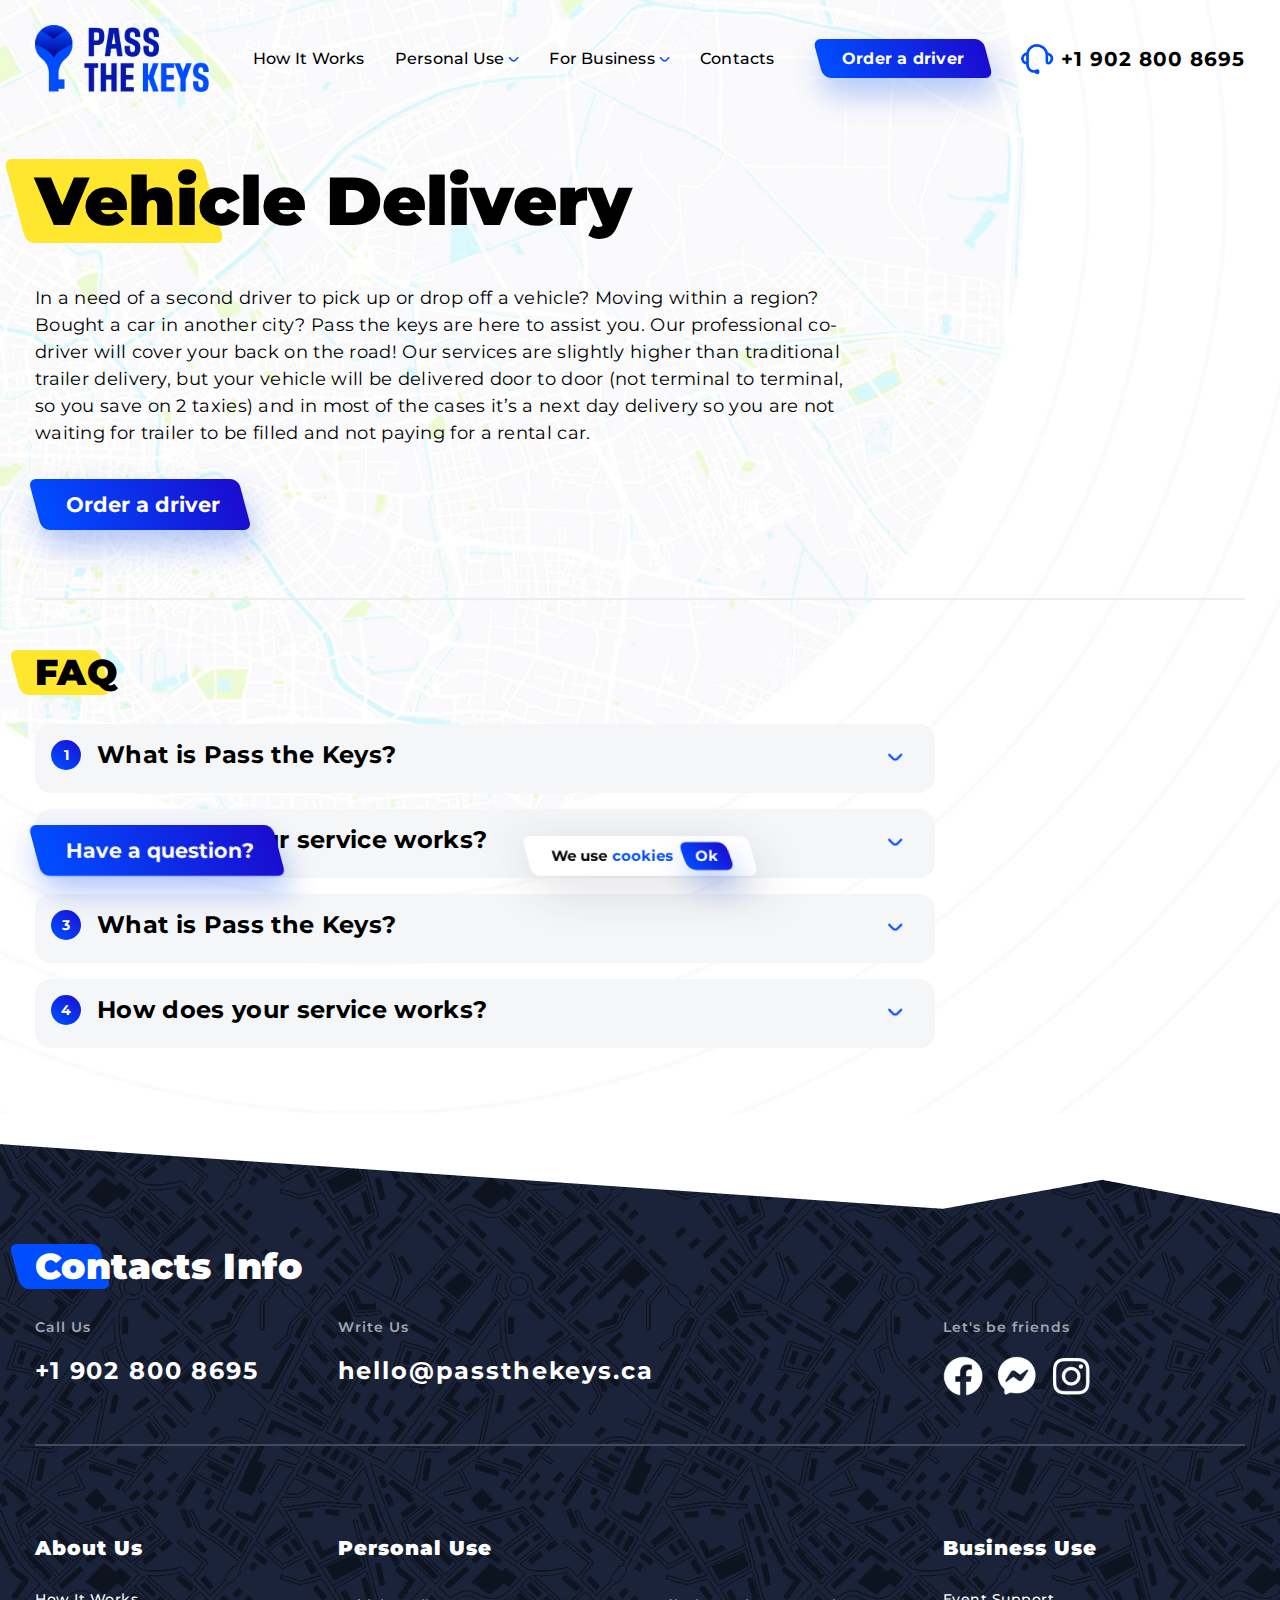
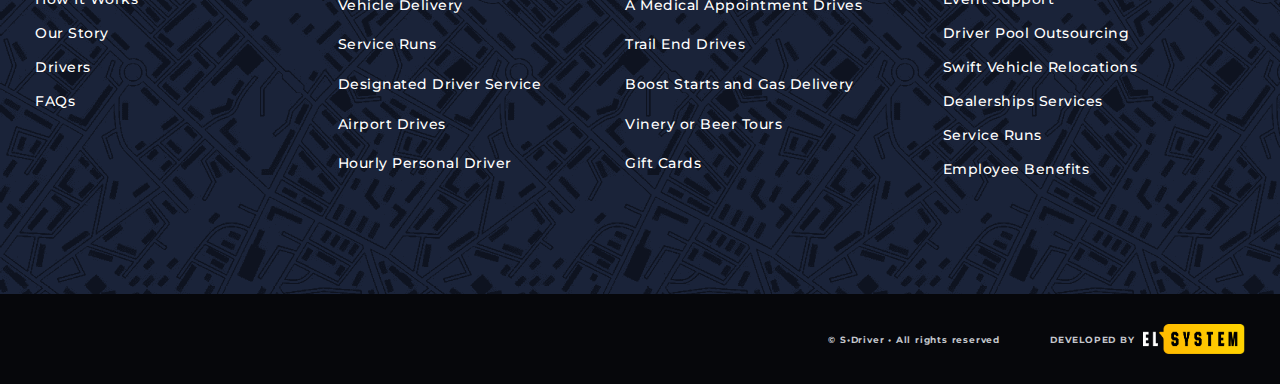
<file: service.html>
<!DOCTYPE html>
<html lang="RU">
    <head>
        <meta charset="UTF-8" />
        <title>Service</title>
        <link rel="shortcut icon" href="favicon.ico" type="image/x-icon">
        <meta name="viewport" content="width=device-width, initial-scale=1.0" />
        <link href="css/styles.css?v=1.01" rel="stylesheet" />

        <link rel="preconnect" href="https://fonts.gstatic.com">
        <link href="https://fonts.googleapis.com/css?family=Montserrat:regular,italic,500,600,600italic,700,700italic,900&display=swap" rel="stylesheet" />
        <!--[if lt IE 9]>
            <script src="https://oss.maxcdn.com/libs/html5shiv/3.7.0/html5shiv.js"></script>
            <script src="https://oss.maxcdn.com/libs/respond.js/1.3.0/respond.min.js"></script>
        <![endif]-->
    </head>
    <body class="inner">
        <header>
            <div class="center">
                <a href="index.html" class="logo">
                    <img src="img/logo-3@3x.png" alt="">
                </a>

                <nav>
                    <label for="mainNavCheck" class="mainNavButton"></label>
                    <input type="checkbox" name="" id="mainNavCheck">
                    <label for="mainNavCheck" class="navMask"></label>
                    <label for="mainNavCheck" class="close"></label>
                    <ul>
                        <li>
                            <a href="how-it-work.html">How It Works</a>
                        </li>
                        <li>
                            <input type="checkbox" id="i1">
                            <a href="services.html">Personal Use</a>
                            <label for="i1"><img src="img/expand@3x.png" alt=""></label>
                            <ul>
                                <li><a href="service.html">Item 1</a></li>
                                <li><a href="service.html">Item 2</a></li>
                                <li><a href="service.html">Item 3</a></li>
                            </ul>
                        </li>
                        <li>
                            <input type="checkbox" id="i2">
                            <a href="services.html">For Business</a>
                            <label for="i2"><img src="img/expand@3x.png" alt=""></label>
                            <ul>
                                <li><a href="service.html">Item 1</a></li>
                                <li><a href="service.html">Item 2</a></li>
                                <li><a href="service.html">Item 3</a></li>
                            </ul>
                        </li>
                        <li><a href="contacts.html">Contacts</a></li>
                    </ul>
                </nav>

                <a href="#" class="order button">
                    <span>Order a driver</span>
                </a>

                <a href="#" class="phone">
                    <img src="img/call@3x.png" alt="">
                    +1 902 800 8695
                </a>
            </div>
        </header>

        <div class="indexTop bordered">
            <div class="center">
                <h1><span>Vehicle Delivery</span></h1>

                <p>
                    In a need of a second driver to pick up or drop off a vehicle? 
                    Moving within a region? Bought a car in another city? Pass the keys are here 
                    to assist you. Our professional co-driver will cover your back on the road! 
                    Our services are slightly higher than traditional trailer delivery, 
                    but your vehicle will be delivered door to door (not terminal to terminal, 
                    so you save on 2 taxies) and in most of the cases it’s a next day delivery 
                    so you are not waiting for trailer to be filled and not paying for a rental car.
                </p>

                <div class="buttonContainer">
                    <a href="#" class="button">
                        <span>Order a driver</span>
                    </a>
                </div>
            </div>
        </div>

        <div class="faq">
            <div class="center container">
                <h3 class="colored"><span>FAQ</span></h3>

                <div class="faqItem">
                    <input type="checkbox" name="" id="faq1">
                    <span>1</span>
                    <label for="faq1">
                        What is Pass the Keys?
                    </label>
                    <div class="text">
                        Yes, our drivers are criminal record checked, vulnerable sector and child abuse 
                        screened, they have at least 3 years of full license driving experience and the 
                        rides (with a client In the vehicle) are video recorded for safety of the both 
                        drivers and riders.
                    </div>
                </div>
                <div class="faqItem">
                    <input type="checkbox" name="" id="faq2">
                    <span>2</span>
                    <label for="faq2">
                        How does your service works?
                    </label>
                    <div class="text">
                        Yes, our drivers are criminal record checked, vulnerable sector and child abuse 
                        screened, they have at least 3 years of full license driving experience and the 
                        rides (with a client In the vehicle) are video recorded for safety of the both 
                        drivers and riders.
                    </div>
                </div>
                <div class="faqItem">
                    <input type="checkbox" name="" id="faq3">
                    <span>3</span>
                    <label for="faq3">
                        What is Pass the Keys?
                    </label>
                    <div class="text">
                        Yes, our drivers are criminal record checked, vulnerable sector and child abuse 
                        screened, they have at least 3 years of full license driving experience and the 
                        rides (with a client In the vehicle) are video recorded for safety of the both 
                        drivers and riders.
                    </div>
                </div>
                <div class="faqItem">
                    <input type="checkbox" name="" id="faq4">
                    <span>4</span>
                    <label for="faq4">
                        How does your service works?
                    </label>
                    <div class="text">
                        Yes, our drivers are criminal record checked, vulnerable sector and child abuse 
                        screened, they have at least 3 years of full license driving experience and the 
                        rides (with a client In the vehicle) are video recorded for safety of the both 
                        drivers and riders.
                    </div>
                </div>
            </div>
        </div>

        <footer>
            <div class="top">
                <div class="center">
                    <div class="title colored"><span>Contacts Info</span></div>

                    <div class="item">
                        <label for="">Call Us</label>
                        <a href="tel:+19028008695">+1 902 800 8695</a>
                    </div>
                    <div class="item">
                        <label for="">Write Us</label>
                        <a href="mailto:passthekeys.ca">hello@passthekeys.ca</a>
                    </div>
                    <div class="item socials">
                        <label for="">Let's be friends</label>
                        <a href="#"><img src="img/fb@3x.png" alt=""></a>
                        <a href="#"><img src="img/fbm@3x.png" alt=""></a>
                        <a href="#"><img src="img/ig@3x.png" alt=""></a>
                    </div>
                </div>
            </div>
            <div class="middle">
                <div class="center">
                    <div class="item">
                        <div class="title">About Us</div>
                        <a href="how-it-work.html">How It Works</a>
                        <a href="">Our Story</a>
                        <a href="">Drivers</a>
                        <a href="">FAQs</a>
                    </div>
                    <div class="item bus">
                        <div class="title">Personal Use</div>
                        <a href="service.html">Vehicle Delivery</a>
                        <a href="service.html">A Medical Appointment Drives</a>
                        <a href="service.html">Service Runs</a>
                        <a href="service.html">Trail End Drives</a>
                        <a href="service.html">Designated Driver Service</a>
                        <a href="service.html">Boost Starts and Gas Delivery</a>
                        <a href="service.html">Airport Drives</a>
                        <a href="service.html">Vinery or Beer Tours</a>
                        <a href="service.html">Hourly Personal Driver</a>
                        <a href="service.html">Gift Cards</a>
                    </div>
                    <div class="item">
                        <div class="title">Business Use</div>
                        <a href="service.html">Event Support</a>
                        <a href="service.html">Driver Pool Outsourcing</a>
                        <a href="service.html">Swift Vehicle Relocations</a>
                        <a href="service.html">Dealerships Services</a>
                        <a href="service.html">Service Runs</a>
                        <a href="service.html">Employee Benefits</a>
                    </div>
                </div>
            </div>
            <div class="bottom">
                <div class="center">
                    <div href="#questionWindow" class="questions button fancybox"><span>Have a question?</span></div>

                    <div class="cookies">
                        <span>
                            We use <a href="#">cookies</a> <a href="#" class="button"><span>Ok</span></a>
                        </span>
                    </div>

                    <div class="copy">
                        © S•Driver • All rights reserved
                    </div>

                    <div class="developer">
                        <span>DEVELOPED BY</span>
                        <img src="img/developer@3x.png" alt="">
                    </div>
                </div>
            </div>
        </footer>

        <div id="questionWindow">
            <div id="questionWindowInner">
                <form action="" method="POST">
                    <div class="title">Have a question?</div>

                    <div class="item">
                        <label for="fw_name">Name</label>
                        <input type="text" id="fw_name" name="question[name]">
                    </div>
                    <div class="item">
                        <label for="fw_email">E-mail *</label>
                        <input type="text" id="fw_email" required name="question[email]">
                    </div>
                    <div class="item">
                        <label for="fw_question">Question</label>
                        <textarea id="fw_question" name="question[comment]"></textarea>
                    </div>

                    <button class=""><span>Ask</span></button>
                </form>
            </div>
        </div>

        <link href="css/owl.carousel.css" rel="stylesheet" />
        <link href="css/select2.css" rel="stylesheet" />
        <link href="css/jquery-ui.css" rel="stylesheet" />
        <link href="css/jquery.fancybox.min.css" rel="stylesheet" />
        <script src="js/jquery-3.1.1.min.js"></script>
        <script src="js/jquery.fancybox.min.js"></script>
        <script src="js/owl.carousel.min.js"></script>
        <script src="js/jquery.cookie.js"></script>
        <script src="js/jquery-ui.min.js"></script>
        <script src="js/jquery.validate.min.js"></script>
        <script src="js/jquery.mask.min.js"></script>
        <script src="js/select2.min.js"></script>
        <script src="js/main.js?v=0.33"></script>

    </body>
</html>
</file>
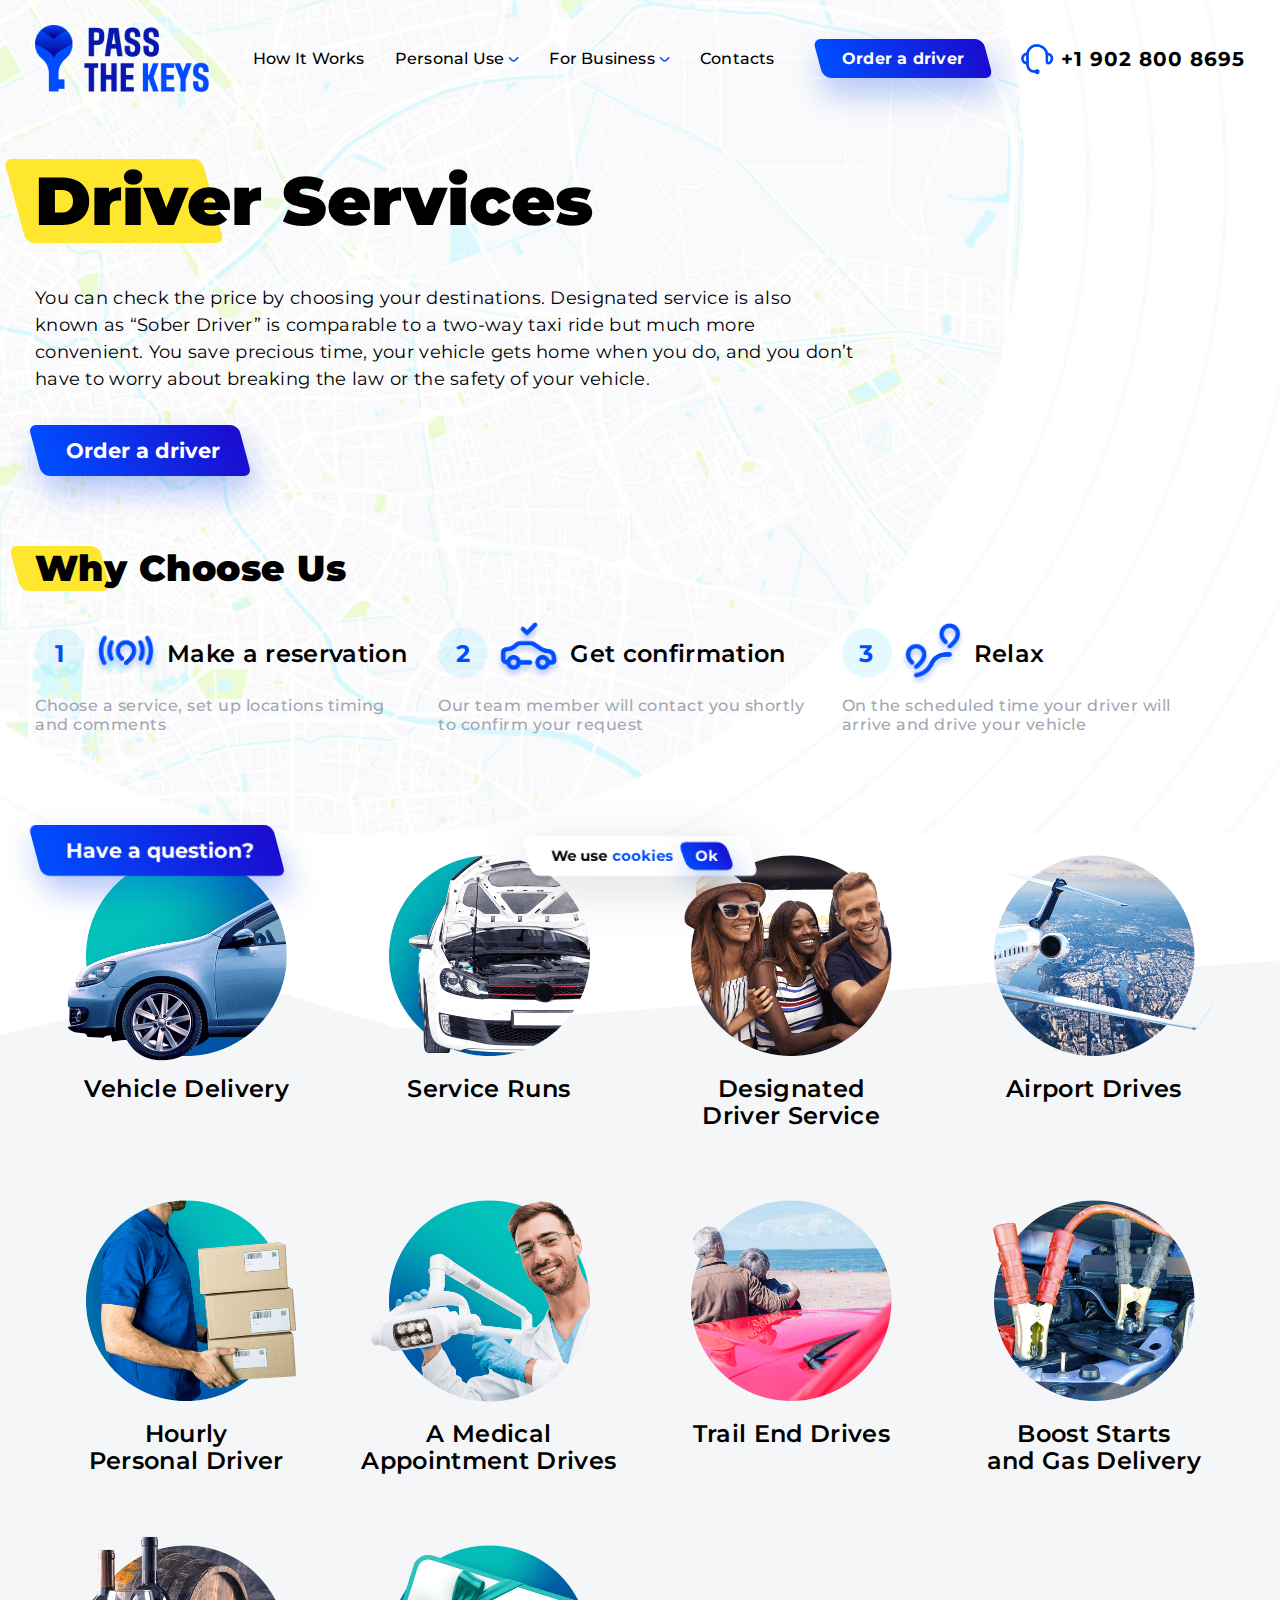
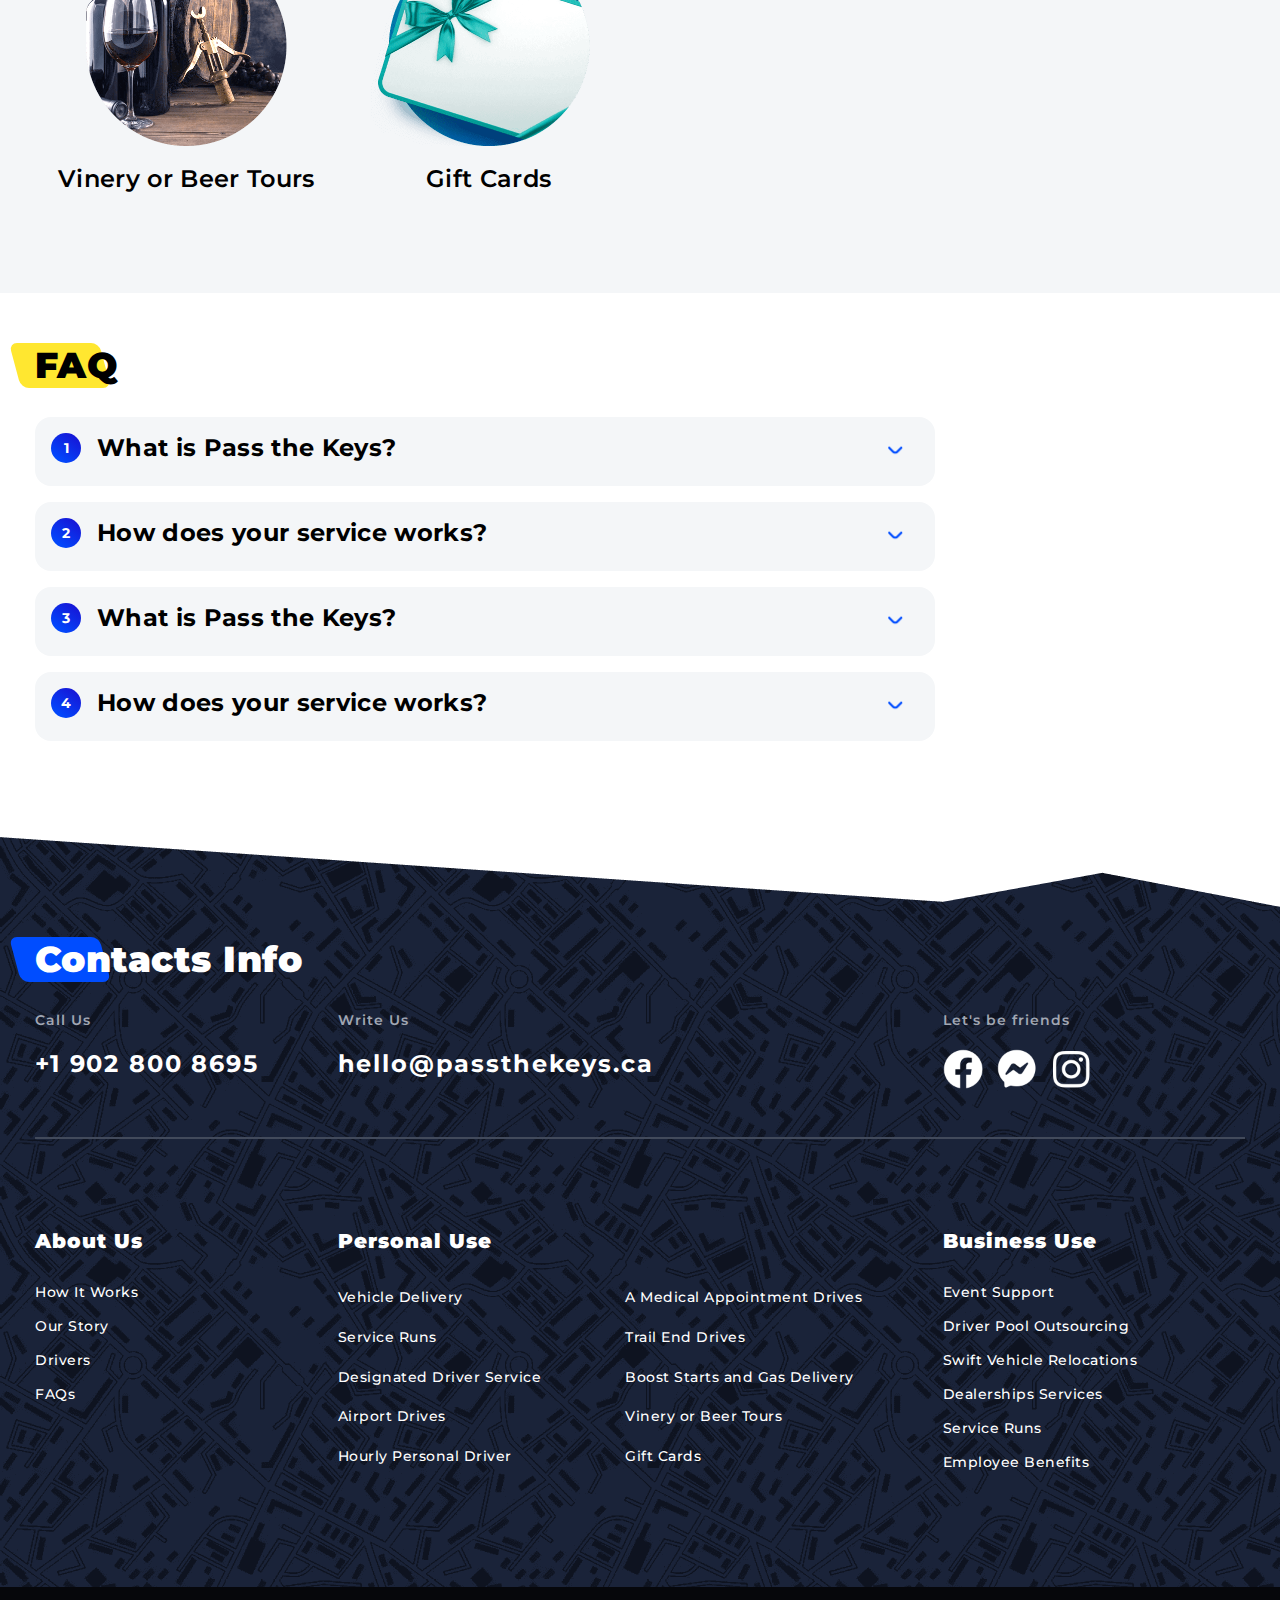
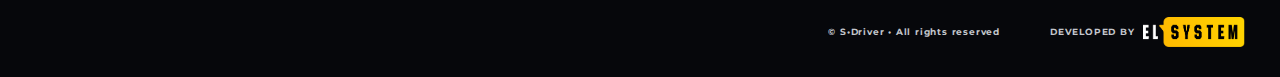
<file: services.html>
<!DOCTYPE html>
<html lang="RU">
    <head>
        <meta charset="UTF-8" />
        <title>Services</title>
        <link rel="shortcut icon" href="favicon.ico" type="image/x-icon">
        <meta name="viewport" content="width=device-width, initial-scale=1.0" />
        <link href="css/styles.css?v=1.01" rel="stylesheet" />

        <link rel="preconnect" href="https://fonts.gstatic.com">
        <link href="https://fonts.googleapis.com/css?family=Montserrat:regular,italic,500,600,600italic,700,700italic,900&display=swap" rel="stylesheet" />
        <!--[if lt IE 9]>
            <script src="https://oss.maxcdn.com/libs/html5shiv/3.7.0/html5shiv.js"></script>
            <script src="https://oss.maxcdn.com/libs/respond.js/1.3.0/respond.min.js"></script>
        <![endif]-->
    </head>
    <body class="inner">
        <header>
            <div class="center">
                <a href="index.html" class="logo">
                    <img src="img/logo-3@3x.png" alt="">
                </a>

                <nav>
                    <label for="mainNavCheck" class="mainNavButton"></label>
                    <input type="checkbox" name="" id="mainNavCheck">
                    <label for="mainNavCheck" class="navMask"></label>
                    <label for="mainNavCheck" class="close"></label>
                    <ul>
                        <li>
                            <a href="how-it-work.html">How It Works</a>
                        </li>
                        <li>
                            <input type="checkbox" id="i1">
                            <a href="services.html">Personal Use</a>
                            <label for="i1"><img src="img/expand@3x.png" alt=""></label>
                            <ul>
                                <li><a href="service.html">Item 1</a></li>
                                <li><a href="service.html">Item 2</a></li>
                                <li><a href="service.html">Item 3</a></li>
                            </ul>
                        </li>
                        <li>
                            <input type="checkbox" id="i2">
                            <a href="services.html">For Business</a>
                            <label for="i2"><img src="img/expand@3x.png" alt=""></label>
                            <ul>
                                <li><a href="service.html">Item 1</a></li>
                                <li><a href="service.html">Item 2</a></li>
                                <li><a href="service.html">Item 3</a></li>
                            </ul>
                        </li>
                        <li><a href="contacts.html">Contacts</a></li>
                    </ul>
                </nav>

                <a href="#" class="order button">
                    <span>Order a driver</span>
                </a>

                <a href="#" class="phone">
                    <img src="img/call@3x.png" alt="">
                    +1 902 800 8695
                </a>
            </div>
        </header>

        <div class="indexTop">
            <div class="center">
                <h1><span>Driver Services</span></h1>

                <p>
                    You can check the price by choosing your destinations. Designated service is 
                    also known as “Sober Driver” is comparable to a two-way taxi ride 
                    but much more convenient. You save precious time, your vehicle gets 
                    home when you do, and you don’t have to worry about breaking the law 
                    or the safety of your vehicle.
                </p>

                <div class="buttonContainer">
                    <a href="#" class="button">
                        <span>Order a driver</span>
                    </a>
                </div>
            </div>
        </div>

        <div class="howItWorks">
            <div class="center">
                <h3 class="colored"><span>Why Choose Us</span></h3>
                <div class="item">
                    <div class="title">
                        <span class="num">1</span>
                        <img src="img/reservation@3x.png" alt="">
                        Make a reservation
                    </div>
                    <div class="text">
                        Choose a service, set up locations timing and comments
                    </div>
                </div>
                <div class="item">
                    <div class="title">
                        <span class="num">2</span>
                        <img src="img/confirmation@3x.png" alt="">
                        Get confirmation
                    </div>
                    <div class="text">
                        Our team member will contact you shortly to confirm your request
                    </div>
                </div>
                <div class="item">
                    <div class="title">
                        <span class="num">3</span>
                        <img src="img/relax@3x.png" alt="">
                        Relax
                    </div>
                    <div class="text">
                        On the scheduled time your driver will arrive and drive your vehicle
                    </div>
                </div>
            </div>
        </div>

        <div class="categs colored">
            <div class="center">
                <div class="item">
                    <a href="service.html">
                        <span class="img"><img src="img/services/01.png" alt=""></span>
                        <span class="name">
                            Vehicle Delivery
                        </span>
                    </a>
                </div>
                <div class="item">
                    <a href="service.html">
                        <span class="img"><img src="img/services/02.png" alt=""></span>
                        <span class="name">
                            Service Runs
                        </span>
                    </a>
                </div>
                <div class="item">
                    <a href="service.html">
                        <span class="img"><img src="img/services/03.png" alt=""></span>
                        <span class="name">
                            Designated Driver Service
                        </span>
                    </a>
                </div>
                <div class="item">
                    <a href="service.html">
                        <span class="img"><img src="img/services/04.png" alt=""></span>
                        <span class="name">
                            Airport Drives
                        </span>
                    </a>
                </div>
                <div class="item">
                    <a href="service.html">
                        <span class="img"><img src="img/services/05.png" alt=""></span>
                        <span class="name">
                            Hourly Personal Driver
                        </span>
                    </a>
                </div>
                <div class="item">
                    <a href="service.html">
                        <span class="img"><img src="img/services/06.png" alt=""></span>
                        <span class="name">
                            A Medical Appointment Drives
                        </span>
                    </a>
                </div>
                <div class="item">
                    <a href="service.html">
                        <span class="img"><img src="img/services/07.png" alt=""></span>
                        <span class="name">
                            Trail End Drives
                        </span>
                    </a>
                </div>
                <div class="item">
                    <a href="service.html">
                        <span class="img"><img src="img/services/08.png" alt=""></span>
                        <span class="name">
                            Boost Starts and Gas Delivery
                        </span>
                    </a>
                </div>
                <div class="item">
                    <a href="service.html">
                        <span class="img"><img src="img/services/09.png" alt=""></span>
                        <span class="name">
                            Vinery or Beer Tours
                        </span>
                    </a>
                </div>
                <div class="item">
                    <a href="service.html">
                        <span class="img"><img src="img/services/10.png" alt=""></span>
                        <span class="name">
                            Gift Cards
                        </span>
                    </a>
                </div>
            </div>
        </div>

        <div class="faq">
            <div class="center container">
                <h3 class="colored"><span>FAQ</span></h3>

                <div class="faqItem">
                    <input type="checkbox" name="" id="faq1">
                    <span>1</span>
                    <label for="faq1">
                        What is Pass the Keys?
                    </label>
                    <div class="text">
                        Yes, our drivers are criminal record checked, vulnerable sector and child abuse 
                        screened, they have at least 3 years of full license driving experience and the 
                        rides (with a client In the vehicle) are video recorded for safety of the both 
                        drivers and riders.
                    </div>
                </div>
                <div class="faqItem">
                    <input type="checkbox" name="" id="faq2">
                    <span>2</span>
                    <label for="faq2">
                        How does your service works?
                    </label>
                    <div class="text">
                        Yes, our drivers are criminal record checked, vulnerable sector and child abuse 
                        screened, they have at least 3 years of full license driving experience and the 
                        rides (with a client In the vehicle) are video recorded for safety of the both 
                        drivers and riders.
                    </div>
                </div>
                <div class="faqItem">
                    <input type="checkbox" name="" id="faq3">
                    <span>3</span>
                    <label for="faq3">
                        What is Pass the Keys?
                    </label>
                    <div class="text">
                        Yes, our drivers are criminal record checked, vulnerable sector and child abuse 
                        screened, they have at least 3 years of full license driving experience and the 
                        rides (with a client In the vehicle) are video recorded for safety of the both 
                        drivers and riders.
                    </div>
                </div>
                <div class="faqItem">
                    <input type="checkbox" name="" id="faq4">
                    <span>4</span>
                    <label for="faq4">
                        How does your service works?
                    </label>
                    <div class="text">
                        Yes, our drivers are criminal record checked, vulnerable sector and child abuse 
                        screened, they have at least 3 years of full license driving experience and the 
                        rides (with a client In the vehicle) are video recorded for safety of the both 
                        drivers and riders.
                    </div>
                </div>
            </div>
        </div>

        <footer>
            <div class="top">
                <div class="center">
                    <div class="title colored"><span>Contacts Info</span></div>

                    <div class="item">
                        <label for="">Call Us</label>
                        <a href="tel:+19028008695">+1 902 800 8695</a>
                    </div>
                    <div class="item">
                        <label for="">Write Us</label>
                        <a href="mailto:passthekeys.ca">hello@passthekeys.ca</a>
                    </div>
                    <div class="item socials">
                        <label for="">Let's be friends</label>
                        <a href="#"><img src="img/fb@3x.png" alt=""></a>
                        <a href="#"><img src="img/fbm@3x.png" alt=""></a>
                        <a href="#"><img src="img/ig@3x.png" alt=""></a>
                    </div>
                </div>
            </div>
            <div class="middle">
                <div class="center">
                    <div class="item">
                        <div class="title">About Us</div>
                        <a href="how-it-work.html">How It Works</a>
                        <a href="">Our Story</a>
                        <a href="">Drivers</a>
                        <a href="">FAQs</a>
                    </div>
                    <div class="item bus">
                        <div class="title">Personal Use</div>
                        <a href="service.html">Vehicle Delivery</a>
                        <a href="service.html">A Medical Appointment Drives</a>
                        <a href="service.html">Service Runs</a>
                        <a href="service.html">Trail End Drives</a>
                        <a href="service.html">Designated Driver Service</a>
                        <a href="service.html">Boost Starts and Gas Delivery</a>
                        <a href="service.html">Airport Drives</a>
                        <a href="service.html">Vinery or Beer Tours</a>
                        <a href="service.html">Hourly Personal Driver</a>
                        <a href="service.html">Gift Cards</a>
                    </div>
                    <div class="item">
                        <div class="title">Business Use</div>
                        <a href="service.html">Event Support</a>
                        <a href="service.html">Driver Pool Outsourcing</a>
                        <a href="service.html">Swift Vehicle Relocations</a>
                        <a href="service.html">Dealerships Services</a>
                        <a href="service.html">Service Runs</a>
                        <a href="service.html">Employee Benefits</a>
                    </div>
                </div>
            </div>
            <div class="bottom">
                <div class="center">
                    <div href="#questionWindow" class="questions button fancybox"><span>Have a question?</span></div>

                    <div class="cookies">
                        <span>
                            We use <a href="#">cookies</a> <a href="#" class="button"><span>Ok</span></a>
                        </span>
                    </div>

                    <div class="copy">
                        © S•Driver • All rights reserved
                    </div>

                    <div class="developer">
                        <span>DEVELOPED BY</span>
                        <img src="img/developer@3x.png" alt="">
                    </div>
                </div>
            </div>
        </footer>

        <div id="questionWindow">
            <div id="questionWindowInner">
                <form action="" method="POST">
                    <div class="title">Have a question?</div>

                    <div class="item">
                        <label for="fw_name">Name</label>
                        <input type="text" id="fw_name" name="question[name]">
                    </div>
                    <div class="item">
                        <label for="fw_email">E-mail *</label>
                        <input type="text" id="fw_email" required name="question[email]">
                    </div>
                    <div class="item">
                        <label for="fw_question">Question</label>
                        <textarea id="fw_question" name="question[comment]"></textarea>
                    </div>

                    <button class=""><span>Ask</span></button>
                </form>
            </div>
        </div>

        <link href="css/owl.carousel.css" rel="stylesheet" />
        <link href="css/select2.css" rel="stylesheet" />
        <link href="css/jquery-ui.css" rel="stylesheet" />
        <link href="css/jquery.fancybox.min.css" rel="stylesheet" />
        <script src="js/jquery-3.1.1.min.js"></script>
        <script src="js/jquery.fancybox.min.js"></script>
        <script src="js/owl.carousel.min.js"></script>
        <script src="js/jquery.cookie.js"></script>
        <script src="js/jquery-ui.min.js"></script>
        <script src="js/jquery.validate.min.js"></script>
        <script src="js/jquery.mask.min.js"></script>
        <script src="js/select2.min.js"></script>
        <script src="js/main.js?v=0.33"></script>

    </body>
</html>
</file>
<file: css/styles.css>
:root {
	--blue: #004dff;
	--yellow: #ffe730;
	--blue-light: #02c1ba;
}
a, abbr, acronym, address, applet, b, big, blockquote, body, caption,
    center, cite, code, dd, del, dfn, div, dl, dt, em, fieldset, font, form,
    h1, h2, h3, h4, h5, h6, html, i, iframe, img, input, ins, kbd, label,
    legend, li, menu, object, ol, p, pre, q, s, samp, small, span, strike,
    strong, sub, sup, table, tbody, td, textarea, tfoot, th, thead, tr, tt,
    u, ul, var, select, option {
    margin: 0;
    padding: 0;
    border: 0;
    outline: 0;
    font-size: 100%;
    vertical-align: baseline;
    background: 0 0;
    border-radius: 0;
    box-sizing: border-box;
    font-weight: inherit;
    font-family: inherit;
}
b, strong {font-weight:bold;}
.us, h1, h2, h3, input, p, textarea {cursor: text}
input[type=submit] {cursor: pointer}
ol, ul {
    list-style: none
}

blockquote, q {
    quotes: none
}

:focus {
    outline: 0
}

ins {
    text-decoration: none
}

del {
    text-decoration: line-through
}

table {
    border-collapse: collapse;
    border-spacing: 0
}
ol li {
	list-style: decimal;
	list-style-position: outside;
	margin-left:15px;
	margin-bottom:20px;
	padding-left:15px;
}
ul li {
	position:relative;
    list-style: none;
    list-style-position: unset;
    font-size: 18px;
	letter-spacing: 0.3px;
	margin-bottom:8px;
	margin-left:0;
	padding-left:24px;
}
ul li:before {
	content:"";
	position:absolute;
	width:8px;height:8px;
	left:0;top:50%;
	margin-top:-4px;
	background:var(--blue);
	border-radius: 50%;
}
h1 {
	font-size: 60px;
	font-weight: 800;
	font-stretch: normal;
	font-style: normal;
	line-height: 1;
	letter-spacing: normal;
	color: #000000;
	margin-bottom:50px;
}
h2 {
	font-size: 36px;
	font-weight: normal;
	font-stretch: normal;
	font-style: normal;
	line-height: normal;
	letter-spacing: normal;
	color: #5a5a5a;
	margin-bottom:50px;
}
h3, div.title {
	font-size: 36px;
	font-weight: 900;
	font-stretch: normal;
	font-style: normal;
	letter-spacing: 0.49px;
	color: #000000;
	margin-bottom:30px;
}
h3.colored, div.title.colored {
	position:relative;
}
h3.colored:before, div.title.colored:before {
	content:"";
	position: absolute;
	z-index:1;
	left:-20px;top:50%;
	margin-top:-22px;
	height:45px;width:90px;
	background: #ffe730;
	padding: 0;
	transform: skewX(15deg);
	border-radius: 8px;
}
h3.colored span, div.title.colored span {
	position:relative;
	z-index:2;
}
b,strong {font-weight:bold;}
p {
	font-size: 18px;
	letter-spacing: 0.3px;
	margin-bottom:30px;
	line-height: 1.5;
	max-width: 825px;
}
p:last-child {
	margin-bottom:0;
}
html {
    -webkit-text-size-adjust: none;
    height:100%;
    min-height:100%;
    position:relative;
}
img {
    border: none;
    display: block;
    max-width:100%;
}
input {
    vertical-align: middle
}
input[type=text], input[type=email], textarea, select {
	height: 50px;
	margin: 0;
	padding: 14px 22px 14px 18px;
	border-radius: 8px;
	border: solid 2px #e1e5ed;
	background-color: #fff;
	max-width: 100%;
	transition: 0.2s;
	caret-color: #004dff;
	font-size: 18px;
	display: block;
	width: 100%;
}
select {
	padding: 0 22px 0 18px;
	border-radius: 8px 0 0 8px;
}
textarea {
	height:100px;
}
input[type=text]:focus, input[type=email]:focus, textarea:focus,
input.error[type=text], input.error[type=email], textarea.error {
	border: solid 2px #004dff;
}
body {
	font-family: 'Montserrat', sans-serif;
	font-size: 16px;
    color: #000;
	background: #ffffff;
	height:auto;
    min-height:100%;
    position:relative;
	display:flex;
	flex-direction: column;
	background-image: url(../img/Home-Top-BG.jpg);
	background-position: -40px top;
	background-repeat: no-repeat;
	background-size: auto 1350px;
}
body.inner, body.order {
	background-position: -800px top;
}
body.about, body.pageHowItWorks, body.contacts {
	background:none;
}
body.noscroll {overflow: hidden;}
::-moz-selection {
    background: var(--blue);
    color: #fff
}
::selection {
    background: var(--blue);
    color: #fff
}

::-moz-selection {
    background: var(--blue);
    color: #fff
}
/* For IE <= 11 */
select::-ms-expand {
	display: none; 
}
input[type="checkbox"],
input[type="radio"] {
    position: absolute;
	left:-9999px;opacity: 0;
	visibility: hidden;
}
input[type="checkbox"] + label, 
input[type="radio"] + label {
	cursor: pointer;
	position: relative;
}
input[type="checkbox"] + label::before,
input[type="radio"] + label::before {
    content: "";
    position: relative;
    display: inline-block;
    height: 24px;
    width: 24px;
    margin: 0;
	box-sizing: border-box;
}
input[type="checkbox"] + label::before {
	border: 2px solid #e1e5ed;
	border-radius:2px;
	background: #fff;
}
input[type="checkbox"]:checked + label:after {
	content:"";
	position: absolute;
	width: 24px;height:24px;
	background: url(../img/checkbox.png) no-repeat 0 0 ;
	background-size: cover;
	left:0;top:0;
}
input[type="radio"]:checked + label::before {
	border: 5px solid var(--green);
}
blockquote {
    font-size: 24px;
    font-weight: 600;
    position:relative;
    margin: 40px 0;
	display:flex;
	font-style: italic;
	font-weight:normal;
}
blockquote:before {
	content:"\201c";
	font-size:120px;
	margin-right:40px;
	position: relative;
	margin-top: -40px;
	font-weight:bold;
	color: var(--blue);
}
label {
	cursor:pointer;
}
a {
    text-decoration: none;
    transition: 0.2s ease;
    color:#000;
}
a:hover {
    color:var(--green);
}
.center {
	width:100%;
	max-width: 1300px;
	box-sizing: border-box;
	padding-left: 35px;
	padding-right: 35px;
	margin: 0 auto;
}
.center.container {
	padding-top:50px;
	padding-bottom:50px;
}
header {
	position: relative;
	z-index:10;
}
header .center {
	display:flex;
	justify-content: space-between;
	align-items: center;
	padding-top:25px;
	padding-bottom:25px;
}
header .center .logo img {
	height:67px;
}
header .center nav > label.close, header .center nav > label.mainNavButton {
	display:none;
}
header .center nav #mainNavCheck + label:before, header .center nav #mainNavCheck + label:after {display: none;}
header .center nav a {
	color:#000;
}
header .center nav a:hover {
	color:var(--blue);
}
header .center nav > ul {
	display:flex;
	align-items: center;
}
header .center nav ul li:before {
	display:none;
}
header .center nav > ul > li {
	margin: 0 15px;
	padding:0;
	display: flex;
	align-items: center;
	position: relative;
}
header .center nav > ul > li:nth-child(1) {z-index:8;}
header .center nav > ul > li:nth-child(2) {z-index:7;}
header .center nav > ul > li:nth-child(3) {z-index:6;}
header .center nav > ul > li:nth-child(4) {z-index:5;}
header .center nav > ul > li:nth-child(5) {z-index:4;}
header .center nav > ul > li:nth-child(6) {z-index:3;}
header .center nav > ul > li:nth-child(7) {z-index:2;}
header .center nav > ul > li:nth-child(8) {z-index:1;}
header .center nav > ul > li > a {
	position: relative;
	z-index:5;
}
header .center nav > ul > li label {
	margin-left: 4px;
	position: relative;
	z-index:6;
}
header .center nav > ul > li label img {
	width: 11px;height: 11px;
}
header .center nav > ul > li:before {
	display:none;
}
header .center nav > ul > li a {
	font-size: 16px;
	font-weight: 500;
	letter-spacing: 0.22px;
	white-space: nowrap;
}
header .center nav > ul li ul {
	position:absolute;
	opacity:0;visibility: hidden;
	top:100%;
	margin-top:-35px;
	margin-left:-24px;
	transition: 0.4s;
	min-width: calc(100% + 48px);
	z-index:4;
	background: #fff;
	padding: 50px 24px 20px;
	border-radius: 16px;
	box-shadow: 0 16px 50px 0 rgba(0, 30, 63, 0.1);
}
header .center nav > ul li ul li {
	padding: 0;
}
header .center nav > ul li ul li:last-child {
	margin-bottom:0;
}
header .center nav > ul li input:checked + a + label + ul {
	opacity:1;visibility: visible;
}
header .center .order {
	position: relative;
	padding: 10px 24px;
}
header .center .order span {
	position: relative;
	transform: skewX(-15deg);
	display: block;
	font-size: 16px;
	font-weight: bold;
	letter-spacing: 0.22px;
	color: #fff;
}
header .center .phone {
	display: flex;
	align-items: center;
	font-size: 20px;
	font-weight: bold;
	letter-spacing: 1px;
	color: #000000;
}
header .center .phone:hover {
	color:var(--blue);
}
header .center .phone img {
	width: 40px;
	height: 40px;
	margin-right: 4px;
}
.indexTop {
	position: relative;
}
.indexTop p {
	margin-bottom:15px;
}
.indexTop ul {
	margin-bottom:30px;
}
.indexTop a {
	color:var(--blue);
}
body.order .indexTop {
	background-image: linear-gradient(to bottom, rgba(255, 255, 255, 0), rgba(110, 116, 129, 0.12));
	background-position: bottom center;
}
.indexTop .center {
	position: relative;
	padding-top:50px;
	padding-bottom:70px;
}
.indexTop.paddNone .center {
	padding-bottom:0;
}
.index .indexTop .center {
	padding-bottom:110px;
}
.inner .indexTop .center {
	padding-bottom:70px;
}
.indexTop.bordered .center:after {
	content:"";
	position: absolute;
	bottom:0;right:35px;left:35px;
	height:2px;
	background-color: #ebedf0;
}
.indexTop .route {
	width: 514px;height: 352px;
	position: absolute;
	right:0;top:0;
}
.indexTop h1, .contentBlock {
	position: relative;
	font-size: 68px;
	font-weight: 900;
}
.indexTop h1:before, .contentBlock h1:before {
	content:"";
	position: absolute;
	left:-20px;top:50%;
	margin-top:-42px;
	height:84px;width:150px;
	background: #ffe730;
	padding: 0 24px;
	transform: skewX(15deg);
	border-radius: 8px;
}
.indexTop h1 span, .contentBlock h1 span {
	position: relative;
	z-index:2;
}
.indexTop .links {
	display:flex;
}
.indexTop .links a img {
	width: 28px;height: 28px;
	margin-right: 4px;
}
.indexTop .links a span {
	display: block;
	transform: skewX(-15deg);
	display: flex;
	align-items: center;
	color:#fff;
	font-size: 20.4px;
	font-weight: bold;
	letter-spacing: 0.3px;
}
.indexTop .links a:first-child {
	padding: 13px 25px 13px 27px;
	box-shadow: 0 6px 30px 0 rgba(2, 88, 193, 0.5);
	background-image: linear-gradient(77deg, #004cff 5%, #1a0dd0 97%);
	transform: skewX(15deg);
	border-radius: 8px 0 0 8px;
}
.indexTop .links a:first-child:hover {
	box-shadow: 0 6px 30px 0 rgba(2, 88, 193, 0.8);
}
.indexTop .links a:last-child {
	padding: 13px 31px 13px 33px;
	box-shadow: 0 -6px 30px 0 rgba(2, 112, 193, 0.5);
	background-image: linear-gradient(76deg, #0100f0 5%, #0077ff 97%);
	transform: skewX(15deg);
	border-radius: 0 8px 8px 0;
	margin-left: -1px;
}
.indexTop .links a:last-child:hover {
	box-shadow: 0 -6px 30px 0 rgba(2, 112, 193, 0.8);
}
.howItWorks .center {
	display: flex;
	flex-wrap: wrap;
	padding-bottom: 100px;
}
.howItWorks .center h3 {
	width: 100%;
}
.howItWorks .center .item {
	width:33.33%;
	box-sizing: border-box;
	padding-right: 24px;
}
.howItWorks .center .item .title {
	display: flex;
	align-items: center;
	font-size: 24px;
	font-weight: 600;
	letter-spacing: 0.33px;
	color: #000000;
	margin-bottom:10px;
}
.howItWorks .center .item .title .num {
	display: flex;
	width: 50px;height: 50px;
	border-radius: 50%;
	background-color: rgba(0, 204, 255, 0.1);
	align-items: center;
	justify-content: center;
	font-weight: bold;
	font-size: 24px;
	letter-spacing: 0.33px;
	color: var(--blue);
	margin-right: 8px;
}
.howItWorks .center .item .title img {
	width: 66px;
	margin-right: 8px;
}
.howItWorks .center .item .text {
	font-size: 16px;
	font-weight: 500;
	letter-spacing: 0.5px;
	color: #a1a7b3;
}
.categs.colored {
	background:#f4f6f8;
	position: relative;
}
.categs.colored:before {
	content:"";
	position: absolute;
	left:0;right:0;top:0;
	height:120px;
	background:#fff;
}
.categs.colored:after {
	content:"";
	position: absolute;
	top:120px;left:0;right:0;height:110px;
	background: url(../img/Wave-Silver-1.png) no-repeat top;
	background-size: cover;
}
.categs .center {
	display: flex;
	flex-wrap: wrap;
	position: relative;
	z-index:5;
	padding-bottom: 50px;
}
.categs .center h3 {
	width:100%;
}
.categs .item {
	width:25%;
	text-align: center;
	margin-bottom:50px;
}
.categs .item img {
	width:240px;
	margin: 0 auto;
	transition:0.4s;
}
.categs .item a:hover img {
	transform: scale(1.2);
}
.categs .item a span.name {
	font-size: 24px;
	font-weight: 600;
	line-height: 1.13;
	letter-spacing: 0.33px;
	display:block;
	max-width:260px;
	margin: 0 auto;
}
.categs .item a:hover {
	color:var(--blue-light);
}
footer {
	background: url(../img/bg-map.png);
	background-size: 772px auto;
	position: relative;
	padding-top:130px;
}
footer:before {
	content:"";
	position: absolute;
	top:0;left:0;right:0;height:131px;
	background: url(../img/Wave-Silver-2.png);
	background-size: cover;
}
body.inner footer:before, body.pageHowItWorks footer:before, body.contacts footer:before, 
body.order footer:before, body.page404 footer:before, body.about footer:before {
	background: url(../img/Wave-White-2.png);
	background-size: cover;
}
footer div.title.colored {
	color:#fff;
	width:100%;
}
footer div.title.colored:before {
	background: var(--blue);
}
footer .top .center {
	display: flex;
	flex-wrap: wrap;
	padding-bottom: 50px;
	margin-bottom: 90px;
	position: relative;
}
footer .top .center:after {
	content: "";
	position: absolute;
	bottom:0;left:35px;right:35px;
	height:2px;
	background: #424a5b;
}
footer .top .item {
	width:25%;
}
footer .top .item.socials {
	margin-left:auto;
	display: flex;
	flex-wrap: wrap;
}
footer .top .item label {
	font-size: 14px;
	font-weight: 600;
	letter-spacing: 1px;
	color: #a1a7b3;
	display: block;
	margin-bottom: 20px;
	width:100%;
}
footer .top .item a {
	color:#fff;
	font-size: 24px;
	font-weight: bold;
	letter-spacing: 1.85px;
}
footer .top .item.item.socials img {
	width: 40px;
	margin-right: 14px;
}
footer .middle .center {
	display: flex;
	padding-bottom: 100px;
}
footer .middle .center .item {
	width:25%;
	display: flex;
	flex-wrap: wrap;
	flex-direction: column;
}
footer .middle .center .item .title {
	font-size: 20px;
	font-weight: 900;
	letter-spacing: 1px;
	color: #fff;
	width: 100%;
}
footer .middle .center .item .title a {
	width: auto;
	font-size: inherit;
}
footer .middle .center .item a {
	font-size: 14px;
	font-weight: 500;
	letter-spacing: 0.5px;
	color: #fff;
	margin-bottom: 16px;
}
footer .middle .center .item a:hover {
	color:#2d8fff;
}
footer .middle .center .item.bus {
	width:50%;
	flex-direction: row;
	padding-right: 30px;
}
footer .middle .center .item.bus a {
	width:50%;
}
footer .bottom {
	background: #06070b;
	padding:30px 0;
}
footer .bottom .center {
	display:flex;
	align-items: center;
	justify-content: space-between;
}
footer .bottom .center .questions {
	position: fixed;
	bottom:24px;
	z-index:20;
	cursor: pointer;
}
.button {
	padding: 13px 25px 13px 31px;
	border:none;
	border-radius: 10.4px;
	box-shadow: 0 16px 30px 0 rgba(0, 71, 236, 0.3);
	background-image: linear-gradient(77deg, #004cff 5%, #1a0dd0 97%);
	transform: skewX(15deg);
	border-radius: 8px;
}
.button:hover {
	box-shadow: 0 4px 30px 0 rgba(0, 120, 255, 1);
}
.button span {
	color:#fff;
	transform: skewX(-15deg);
	display: block;
	font-size: 20.8px;
	font-weight: bold;
}
footer .bottom .center .cookies {
	transform: skewX(15deg) translateX(-50%);
	border-radius: 8px;
	background: #fff;
	position: fixed;
	bottom:24px;left:50%;
	z-index:20;
	box-shadow: 0 13px 50px 0 rgba(43, 50, 66, 0.17);
	transition: 0.5s;
}
footer .bottom .center .cookies.deleted {
	bottom:-100px
}
footer .bottom .center .cookies span {
	transform: skewX(-15deg);
	display: block;
	padding: 6px 18px 6px 24px;
	font-size: 14.6px;
	font-weight: bold;
}
footer .bottom .center .cookies > span {
	display:flex;
	align-items: center;
}
footer .bottom .center .cookies span a {
	color:var(--blue);
	margin: 0 5px;
	padding:0;
}
footer .bottom .center .cookies span a.button {
	transform: skewX(20deg);
	border-radius: 8px;
	background-image: linear-gradient(60deg, #004cff 4%, #1a0dd0 97%);
}
footer .bottom .center .cookies span a.button span {
	border-radius: 5.3px;
	color:#fff;
	transform: skewX(-20deg);
	padding: 5px 12px;
}
footer .bottom .center .copy {
	font-size: 9.1px;
	font-weight: bold;
	line-height: 1.21;
	letter-spacing: 0.8px;
	color: #c3c6cc;
	margin: 0 50px 0 auto;
}
footer .bottom .center .developer {
	display: flex;
	align-items: center;
}
footer .bottom .center .developer span {
	font-size: 9.1px;
	font-weight: bold;
	line-height: 1.21;
	letter-spacing: 0.8px;
	color: #c3c6cc;
	margin-right: 8px;
}
footer .bottom .center .developer img {
	height:30px;
}
.indexTop .buttonContainer {
	margin-top: 32px;
}
.buttonContainer button, .buttonContainer a {
	display: inline-block;
}
.faqItem {
	padding: 16px 16px 24px 62px;
	border-radius: 16px;
	background-color: #f4f6f8;
	margin-bottom: 16px;
	position: relative;
	max-width: 900px;
	width: 100%;
}
.faqItem a {
	color:var(--blue);
}
.faqItem label:before{
	content:"";
	right:16px;top:8px;
	width: 16px;height: 16px;
	position: absolute;
	background:url(../img/expand@3x.png);
	background-size: 100%;
	transition: 0.2s;
}
.faqItem input:checked + span + label:before {
	transform: rotate(180deg);
}
.faqItem span {
	position: absolute;
	left:16px;
	text-align: center;
	background-image: linear-gradient(36deg, #004cff 11%, #1a0dd0 100%);
	width:30px;height:30px;
	box-sizing: border-box;
	padding-top:6px;
	border-radius: 50%;
	color:#fff;
	font-size: 14px;
  	font-weight: bold;
}
.faqItem label {
	font-size: 24px;
	font-weight: bold;
	font-stretch: normal;
	font-style: normal;
	line-height: normal;
	letter-spacing: 0.33px;
	position: relative;
	display: block;
	padding-right:50px;
}
.faqItem .text {
	position: absolute;
	opacity: 0;visibility: hidden;
	font-size: 18px;
	letter-spacing: 0.25px;
	color: #737780;
	margin-top:16px;
	transition: 0.2s;
}
.faqItem input:checked + span + label + .text {
	position: relative;
	opacity: 1;visibility: visible;
}
.sign {
	max-width: 214px;
	border-top: 2px solid #f4f6f8;
	padding-top:16px;
}
.sign .name {
	font-size: 18px;
	font-weight: 900;
	letter-spacing: 0.25px;
	margin-bottom: 8px;
}
.sign .desc {
	font-size: 14px;
	font-weight: 500;
	letter-spacing: 0.5px;
	color: #a1a7b3;
}
.pageHowItWorks .howItWorks .center {
	padding-bottom:50px;
}
.howItWorksText .center {
	position: relative;
}
.howItWorksText .center:after {
	content:"";
	position: absolute;
	bottom:0;left:35px;right:35px;
	height:2px;
	background:#ebedf0;
}
.contactsItems {
	display: flex;
	flex-wrap: wrap;
}
.contactsItems .item {
	margin-right: 60px;
	margin-bottom: 50px;
}
.contactsItems .item label {
	font-size: 18px;
	font-weight: 600;
	letter-spacing: 0.5px;
	color: #a1a7b3;
	display: block;
	margin-bottom:8px;
	width:100%;
}
.contactsItems .item a {
	font-size: 33.6px;
	font-weight: bold;
	letter-spacing: 2px;
	color: #000000;
}
.contactsItems .item.socials {
	width:100%;
	display: flex;
	flex-wrap: wrap;
}
.contactsItems .item.socials a {
	margin-right: 20px;
	width: 54px;
}
#orderTabs {
	display: flex;
	align-items: center;
	padding-bottom: 32px;
	margin-top: 100px;
}
#orderTabs .num {
	width: 48px;
	height: 48px;
	margin: 0 40px 0 0;
	padding: 10px 19px 9px 18px;
	background-image: linear-gradient(44deg, #004cff 14%, #1a0dd0 88%);
	font-size: 24px;
	font-weight: 900;
	letter-spacing: 0.33px;
	text-align: center;
	color: #fff;
	border-radius: 50%;
}
#carousel-order-dots {
	display: flex;
	align-items: center;
}
#carousel-order-dots a {
	display: flex;
	align-items: center;
	font-size: 28px;
	font-weight: bold;
	letter-spacing: 0.38px;
	margin-right: 40px;
	position: relative;
	color:#000;
}
#carousel-order-dots a:last-child {
	margin-right: 0;
}
#carousel-order-dots a img {
	width: 39px;height: 39px;
	margin-right: 6px;
	transition: 0.2s;
}
#carousel-order-dots a.active {
	color: #004dff;
}
#carousel-order-dots a.active img.black {
	position:absolute;
	opacity: 0;
}
#carousel-order-dots a img.blue {
	position:absolute;
	opacity: 0;
}
#carousel-order-dots a.active img.blue {
	position:relative;
	opacity: 1;
}
#carousel-order-dots a:after {
	content:"";
	position: absolute;
	bottom:-50px;left:50%;
	transform: rotate(-45deg);
	width: 24px;height: 24px;
	background: #fff;
	transition: 0.4s;
	opacity: 0;
}
#carousel-order-dots a.active:after {
	opacity: 1;
}
.orderCategs {
	background:#fff;
	padding: 50px 0;
}
#orderCategs .item {
	display: flex;
	flex-wrap: wrap;
}
#orderCategs .item .smallCateg {
	display: flex;
	align-items: center;
	justify-content: flex-start;
	padding: 8px 16px 8px 8px;
	background-color: #f4f6f8;
	margin: 0 12px 12px 0;
	border-radius:40px 16px 16px 40px;
	font-size: 18px;
	font-weight: 500;
	line-height: 1.22;
	letter-spacing: 1px;
	color: #000000;
	width: auto;
	transition:0.2s;
}
#orderCategs .item .smallCateg.active {
	background:#004dff;
	color:#fff;
}
#orderCategs .item .smallCateg img {
	width: 64px;
	margin-right:8px;
}
.selectedSubCategContainer {
	background: #fff;
}
.selectedSubCateg {
	display: flex;
	margin-bottom: 50px;
}
.selectedSubCateg .title {
	border-left:3px solid #004dff;
	padding-left: 12px;
	font-size: 18px;
	font-weight: bold;
	line-height: 1;
	letter-spacing: 0.25px;
	color: #000000;
	margin-right: 70px;
}
.selectedSubCateg .title span {
	display: block;
	margin-bottom: 8px;
	font-size: 12px;
	font-weight: 500;
	line-height: 1;
	letter-spacing: 0.5px;
	color: #a1a7b3;
}
.selectedSubCateg .content {
	font-size:14px;
	overflow: hidden;
	height:40px;
	position: relative;
}
.notify.warning {
	transform: skewX(15deg);
	background: var(--yellow);
	padding: 24px;
	border-radius:8px;
	position: relative;
	display: inline-flex !important;
}
.notify.warning:before {
	content:"!";
	transform: skewX(-15deg);
	background:#fff;
	width:20px;height:20px;
	border-radius:50%;
	display:flex;
	align-items: center;
	justify-content: center;
	font-weight: bold;
	margin-right: 16px;
}
.notify.warning span {
	transform: skewX(-15deg);
	width: calc(100% - 36px);
}
.selectedSubCateg .content.full {
	height:auto;
}
.selectedSubCateg .content p {
	font-size:14px;
}
.selectedSubCateg .content a {
	position: absolute;
	bottom:0;right:0;
	padding-left: 100px;
	color:#004dff;
	background: linear-gradient(90deg, rgba(255,255,255,0) 0%, rgba(255,255,255,1) 50%, rgba(255,255,255,1) 100%); 
	font-weight: 500;
}
.selectedSubCateg .content a span {
	background: #fff;
}
.orderStep2, .orderStep3 {
	background: #fff;
}
.orderStep3 .form {
	padding-top:50px;
}
.orderStep2 .title, .orderStep3 .title {
	font-size: 28px;
	font-weight: bold;
	letter-spacing: 0.38px;
	background-image: linear-gradient(0, rgba(110, 116, 129, 0.12) 0, rgba(255, 255, 255, 0) 100%);
	background-position: bottom center;
	padding-bottom: 30px;
	margin-bottom: 0;
}
.orderStep2 .title .center, .orderStep3 .title .center {
	display: flex;
	align-items: center;
}
.orderStep2 .title .num, .orderStep3 .title .num {
	width: 48px;
	height: 48px;
	margin: 0 40px 0 0;
	padding: 10px 19px 9px 18px;
	background-image: linear-gradient(44deg, #004cff 14%, #1a0dd0 88%);
	font-size: 24px;
	font-weight: 900;
	letter-spacing: 0.33px;
	text-align: center;
	color: #fff;
	border-radius: 50%;
}
.orderStep2 .title img, .orderStep3 .title img {
	width: 39px;height: 39px;
	margin-right: 16px;
}
.orderStep2 .form {
	padding-top:40px;
	padding-bottom:40px;
}
.orderStep2 .row {
	display: flex;
	flex-wrap: wrap;
}
.orderStep2 .row .cell {
	margin-right: 16px;
	position: relative;
	display: block;
	margin-bottom: 16px;
}
.orderStep2 .row .cell.checkboxed {
	display:flex;
	align-items: center;
}
.orderStep2 .row .cell.full {
	width:100%;
}
.orderStep2 .row .cell a {
	color:var(--blue);
}
#questionWindow .item {
	position: relative;
	margin-bottom: 14px;
}
.orderStep2 .row .cell label, .orderStep3 .left label, #questionWindow .item label {
	position: absolute;
	top:16px;
	margin-left: 18px;
	font-size: 18px;
	font-weight: 500;
	transition: 0.2s;
	background: #fff;
	border-radius: 2px;
}
.orderStep2 .row .cell label.error, .orderStep3 .left label.error, #questionWindow .item label.error,
.orderStep2 .row .cell.focused label.error, .orderStep3 .left .focused label.error, #questionWindow .item.focused label.error {
	position: relative;
	top:inherit;
	background: none;
	border-radius: 0;
	font-size: 12px;
	color: #004dff;
	padding:0;
	transform: none;
	margin-top:4px;
}
.orderStep2 .row .cell.focused label, .orderStep3 .left .focused label, #questionWindow .item.focused label {
	top:0;transform: translateY(-50%);
	font-size: 12px;
	font-weight: 500;
	line-height: 1;
	letter-spacing: 0.5px;
	color: #004dff;
	padding:1px 2px;
	z-index:2;
}
.orderStep2 .row .cell.break {
	width:100%;
	min-width: 100%;
}
.orderStep2 .row .cell:last-child {
	margin-right: 0;
}
.orderStep2 .row .cell.checkboxed label {
	position: relative;
	top:auto;
	margin-left: 0;
	background: none;
	border-radius: 0;
	transform: none;
	font-size:18px;
	color:#000;
}
.orderStep2 .row .cell.checkboxed input[type=checkbox] + label + label {
	margin-left: 5px;
}
.orderStep2 .buttonContainer button, .orderStep2 .buttonContainer a, .orderStep3 button, #questionWindowInner button {
	height:50px;
	border:none;
	color:#fff !important;
	padding: 14px 24px;
	border-radius: 8px;
	box-shadow: 0 4px 24px 0 rgba(0, 120, 255, 0.4);
	background-image: linear-gradient(69deg, #004cff 4%, #1a0dd0 97%);
	font-size: 18px;
	font-weight: bold;
}
.orderStep2 .buttonContainer button, .orderStep2 .buttonContainer a {
	margin-left:32px;
	position: relative;
}
.orderStep2 .buttonContainer button.loading span, .orderStep2 .buttonContainer a.loading span {
	opacity:0.2;
}
.orderStep2 .buttonContainer button.loading:before, .orderStep2 .buttonContainer a.loading:before {
	content:"";
	position: absolute;
	top:50%;left:50%;
	width: 50px;height:50px;
	margin: -25px 0 0 -25px;
	background:url(../img/loader.gif);
	background-size: cover;
	z-index:2;
}
.orderStep2 .date, .orderStep2 .time {
	max-width: 180px;
}
.orderStep2 select {
	min-width: 150px;
}
.orderStep2 .result {
	margin-top: 30px;
	display:flex;
	align-items: center;
}
.orderStep2 .result .item {
	display:flex;
	align-items: center;
	margin-right: 30px;
}
.orderStep2 .result .makeOrder {
	color:#fff;
	border: none;
	padding: 8px 24px;
	border-radius: 8px;
	box-shadow: 0 4px 24px 0 rgba(0, 120, 255, 0.4);
	background-image: linear-gradient(69deg, #004cff 4%, #1a0dd0 97%);
	font-size: 16px;
	font-weight: bold;
}
.orderStep2 .result span.summ, .orderStep2 .result span.duration {
	font-size: 30px;
	font-weight: bold;
	letter-spacing: 1.67px;
}
.orderStep2 .result span.duration span {
	font-size:12px;
}
.orderStep2 .result span.desc {
	font-size: 11px;
	font-weight: bold;
	line-height: 1.18;
	letter-spacing: 1.65px;
	text-transform: uppercase;
	margin-left: 8px;
}
#map {
	background:#ccc;
	height:400px;
	margin-top: 30px;
}
.orderStep3 {
	padding-top: 100px;
}
.orderStep3.shorted {
	padding-top: 0;
}
.orderStep3 .center {
	display: flex;
	align-items: flex-start;
}
.orderStep3 .center .left {
	width: 600px;
	display:flex;
	justify-content: space-between;
	flex-wrap: wrap;
}
.orderStep3 .center .left.fullForm {
	display:flex;
	flex-wrap: wrap;
	justify-content: space-between;
	width:700px;
	max-width: 100%;
}
.orderStep3 .center .left.fullForm .item.full {
	width:100%;
}
.orderStep3 .center .left .item.full textarea {
	height:100px;
}
.orderStep3 .center .left.fullForm .item {
	width:calc(50% - 16px);
}
.orderStep3 .left .item {
	position: relative;
	margin-bottom: 16px;
	width:calc(50% - 8px);
	display:flex;
	flex-direction: column;
}
.orderStep3 .center .left .item.promocode.full {
	display:flex;
	flex-direction: row;
	align-items: center;
}
.orderStep3 .center .left .item.promocode.full input {
	max-width:200px;
}
.orderStep3 .center .left .item.promocode.full a {
	border: 2px solid #e1e5ed;
	margin-left: 16px;
	display:flex;
	align-items: center;
	padding: 8px 16px;
	color: #e1e5ed;
	border-radius: 8px;
	transition: 0.2s;
}
.orderStep3 .center .left .item.promocode.full a:hover, .orderStep3 .center .left .item.promocode.full input:focus + a {
	color: var(--blue);
	border: 2px solid var(--blue);
}
.orderStep3 .left .item label.error.promocodeValue {
	font-size:18px;
	font-weight:bold;
}
.orderStep3 .left .item label.error {
	order:10;
}
.orderStep3 .left .item select + label.error {
	margin-top:6px;
}
.orderStep3 .left .item.full {
	width:100%;
}
.orderStep3 .left .item.checkboxed {
	width: 100%;
	display: flex;
	align-items: center;
	flex-direction: row;
}
.orderStep3 .left .item.checkboxed label, .orderStep3 .left .item.checkboxed.focused label {
	top: auto;
	transform: none;
	font-size: inherit;
	font-weight: 500;
	line-height: 1;
	letter-spacing: 0.5px;
	color: inherit;
	padding: 1px 2px;
	position: relative;
	background: none;
}
.orderStep3 .left .item.checkboxed input+label, .orderStep3 .left .item.checkboxed.focused input+label {
	margin-left:0;
}
.orderStep3 .item.buttonContainer {
	display: flex;
	align-items: center;
	width:100%;
	flex-direction: row;
}
.orderStep3 .item.buttonContainer img {
	width: 28px;
	margin-left: 50px;
	margin-right: 4px;
}
.orderStep3 .item.buttonContainer {
	font-size: 12px;
	font-weight: bold;
	line-height: 1.17;
	letter-spacing: 0.16px;
	color: #60bf00;
}
.orderStep3 .center .right {
	margin-left: 100px;
	padding: 24px;
	border-radius: 16px;
	background-color: #f4f6f8;
	display: flex;
	min-width: 210px;
	flex-direction: column;
}
.orderStep3 .center .right .item {
	margin-bottom: 16px;
}
.orderStep3 .center .right .item:last-child {
	margin-bottom: 0;
}
.orderStep3 .center .right .item label {
	display: block;
	font-size: 12px;
	font-weight: 500;
	line-height: 1;
	letter-spacing: 0.5px;
	color: #a1a7b3;
	margin-bottom: 8px;
}
.orderStep3 .center .right .item div {
	font-size: 18px;
	font-weight: bold;
	line-height: 1;
	letter-spacing: 0.25px;
}
.e404Title {
	text-align: center;
	font-size:128px;
	margin-bottom: 30px;
	font-weight: bold;
}
.e404Title span {
	position: relative;
}
.e404Title > span > span {
	z-index:2;
}
.e404Title > span:before {
	content:"";
	position: absolute;
	z-index:1;
	left:-20px;
	width:140px;
	top:0;bottom:0;
	background: #ffe730;
	padding: 0;
	transform: skewX(15deg);
	border-radius: 8px;
}
.e404Content {
	text-align: center;
	font-size:42px;
	margin-bottom: 30px;
}
#questionWindow {
	display: none;
}
#questionWindowInner {
	background:#fff;
	padding:20px;
}
.timeSuggest {
	position: absolute;
	top:100%;left:0;
	background: #fff;
	max-height:150px;
	min-width: 100%;
	overflow: auto;
	box-shadow: 0 16px 50px 0 rgba(0, 30, 63, 0.1);
	z-index:20;
	opacity: 0;
	visibility: hidden;
	transition: 0.5s;
}
.timeSuggest span {
	display:block;
	padding: 2px 8px;
	cursor: pointer;
}
.timeSuggest span:hover {
	background: #f4f6f8;
}
#time:focus + .timeSuggest, #waiting_time:focus + .timeSuggest, #time2:focus + .timeSuggest,
#rental_time:focus + .timeSuggest {
	opacity: 1;
	visibility: visible;
}
#lastSteps.loading {
	padding: 50px 0;
	position: relative;
}
#lastSteps.loading:before {
	content:"";
	position: absolute;
	top:50%;left:50%;
	width: 100px;height: 100px;
	background: url(../img/loader.gif);
	background-size: cover;
	margin: -50px 0 0 -50px;
}
#orderRules {
	max-height: 100%;
	display:none;
	border-radius: 12px;
}
#orderRules .carousel__button {
	transition: 0.2s;
}
#orderRules .carousel__button:hover {
	transform: rotate(180deg);
}
#orderRulesInner {
	max-width: 600px;
	max-height: 100%;
	padding: 0 0 40px;
}
#orderRulesInner .button {
	margin-left: 30px;
	margin-top: 20px;
}
#orderRulesInner .content-header {
	border-bottom: 1px solid #eee;
	padding: 10px 0;
	font-size:24px;
	font-weight:bold;
}
#orderRulesInner .contentscroll {
	max-height: calc(100vh - 240px);
	overflow: auto;
	padding: 40px 0 40px 0;
}
#orderRulesInner .contentscroll p {
	font-size:16px;
}
#applyCheck {
	display:flex;
	align-items: center;
	margin-top:16px;
	margin-bottom:16px;
	position: relative;
}
#applyCheck label:last-child {
	margin-left: 16px;
}
#applyCheck label.error {
	position: absolute;
	font-size: 12px;
	color: #004dff;
	top:100%;
}
.fancybox__carousel.is-draggable .fancybox__slide .fancybox__content {border-radius: 16px !important;}
@media(max-width:1250px) {
	body {background-size: auto 1000px;}
	body.inner, body.order {background-position: -400px top;}
	header .center .logo img {height:54px;}
	header .center .phone {font-size: 18px;}
	header .center .phone img {width: 32px;height: 32px;}
	header .center nav > ul > li {margin: 0 8px;}
}
@media(max-width:1150px) {
	header .center a.logo {order:1;}
	header .center nav {order:4;position: relative;}
	header .center nav > label.close {display:none;position: fixed;top:8px;right:8px;width: 40px;height: 40px;background: url(../img/close@3x.png);background-size: cover;z-index:2;z-index:222;}
	header .center nav > input:checked + label + label.close {display:block;}
	header .center nav ul {padding: 50px;opacity: 0;visibility: hidden;position: fixed;top:0;bottom:0;right:0;width: 350px;max-width: 100%;transform: translateX(100%);transition: 0.2s;background:#fff;flex-direction: column;overflow-y: auto;}
	header .center nav ul li {width:100%;margin-bottom:25px;}
	header .center nav ul li a {font-size: 18px; font-weight: bold; letter-spacing: 0.25px;}
	header .center nav > label.mainNavButton {display: block;width: 40px;height: 40px;background: url(../img/menu@3x.png);background-size: cover;}
	header .center nav #mainNavCheck:checked + label {position: fixed;top:0;right:0;bottom:0;left:0;z-index:219;background-color: rgba(0, 0, 0, 0.1);}
	header .center nav #mainNavCheck:checked + label + label + ul {z-index:220;opacity: 1;visibility: visible;transform: translateX(0);}
	header .center nav > ul > li {display:flex;flex-wrap: wrap;}
	header .center nav > ul li input + a + label + ul {position: absolute;top:auto;margin-top:20px;padding:0;right:auto;bottom:auto;width:100%;transform: none;}
	header .center nav > ul li input:checked + a + label + ul {position: relative;}
	header .center nav ul li a {display:inline-block;}
	header .center nav > ul li ul {min-width:100%;margin-left: 0;background: none;box-shadow: none;border-radius: 0;}
	header .center nav > ul li ul li a {font-size: 14px;}
	header .center nav > ul li ul li {margin-bottom: 12px;}
	header .center a.order {order:2;margin-left: auto;margin-right:24px;}
	header .center a.phone {order:3;margin-right:24px;}
	.indexTop h1 {font-size: 42px;}
	.indexTop h1:before {height:64px;margin-top:-32px;}
	h3, div.title {font-size: 28px;}
	.howItWorks .center .item .title .num {width: 40px;height: 40px;font-size: 18px;}
	.howItWorks .center .item .title {font-size: 18px;}
	.howItWorks .center .item .title img {width:50px;}
	.howItWorks .center .item .text {font-size:14px;}
	.categs .item a span.name {font-size: 18px;}
	footer .top .item a {font-size: 18px;}
	footer .middle .center .item a {margin-bottom: 10px;}
	footer .middle .center .item .title {font-size:18px;margin-bottom:20px;}
	footer:before {height:100px;}
	.indexTop .route {width:40%;height:auto;}
	.categs.colored:after {height:80px;}
}
@media(max-width:1000px) {
	.categs .item {width:33.33%;margin-bottom: 25px;}
	footer .middle .center .item a {font-size: 12px;}
	footer .top .center {padding-bottom: 25px;margin-bottom:40px;}
	footer .top .item.item.socials img {width: 24px;}
	footer .top .item a {font-size:14px;}
	footer .bottom .center .questions {padding: 8px 18px;}
	footer .bottom .center .questions span {font-size:16px;}
	footer .bottom .center .copy {margin: 0 25px 0 auto;}
	footer .bottom .center .cookies {transform: skewX(15deg) translateX(-100%);}
	footer .bottom .center .cookies span {font-size:12px;padding: 4px 10px 4px 12px;}
	footer .bottom .center .cookies .button {padding:0;}
	footer .middle .center {padding-bottom:60px;}
	.howItWorks .center .item .title .num {width:30px;height:30px;font-size: 14px;}
	.howItWorks .center .item .title {font-size: 16px;}
	.howItWorks .center .item .title img {width:35px;}
	body {background-size: auto 900px;background-position: -80px top;}
	.faqItem {padding: 8px 24px 12px 12px;}
	.faqItem span {width:24px;height: 24px;font-size: 12px;left:12px;padding-top: 4px;margin-top:-2px;}
	.faqItem .text {font-size:14px;margin-top: 10px;}
	.faqItem label {font-size: 16px;padding-left:32px;}
	.faqItem label:before {width: 12px;height: 12px;right:0;}
	.howItWorksText .center {padding-top: 0;}
	#orderCategs .item {display: inherit;}
	#orderCategs .item .smallCateg {display: inline-flex;}
	.orderCategs .center {padding-right: 0;}
	.orderStep3 .center .right {margin-left: 30px;}
	.orderStep2 .row {flex-wrap: wrap;}
	.orderStep2 .row .cell {width: calc(50% - 16px);margin-bottom: 16px;}
	.orderStep2 .row .cell.buttonContainer, .orderStep2 .row .cell.date, .orderStep2 .row .cell.time {width: calc(33% - 16px);max-width: 999px;}
}
@media(max-width:850px) {
	.indexTop h1:before {height:60px;margin-top: -30px;}
	h3.colored::before, div.title.colored::before {height:30px;margin-top:-15px;}
	.indexTop .route {display: none;}
	.howItWorks .center .item {width: 100%;margin-bottom:30px;}
	.howItWorks .center .item .title .num {width:36px;height:36px;font-size: 17px;}
	.howItWorks .center .item .title {font-size: 17px;margin-bottom:0;}
	.howItWorks .center .item .title img {width:48px;}
	.howItWorks .center .item .text {font-size:13px;}
	.howItWorks .center {padding-bottom:50px;}
	.categs .item {width:50%;}
	footer .middle .center .item {display:none;}
	footer .middle .center .item .title {font-size: 20px;}
	footer .middle .center .item:first-child {display:block;width:100%;}
	footer .middle .center .item a {font-size:14px;margin-right: 20px;}
	footer .bottom .center .questions {width: 40px;height: 40px;box-shadow: 0 16px 30px 0 rgba(0, 71, 236, 0.3);background-image: linear-gradient(42deg, #004cff 2%, #1a0dd0 98%);transform: none;border-radius: 50%;}
	footer .bottom .center .questions:before {content:"?";position: absolute;top:50%;left:50%;transform: translate(-50%,-50%);font-size: 20.8px;font-weight: bold;color:#fff;}
	footer .bottom .center .questions span {display: none;}
	footer .bottom .center .cookies {transform: skewX(15deg) translateX(-50%);}
	.categs.colored:after {height:80px;background-size: contain;}
	footer::before {height:80px;background-size: cover;background-position: bottom center;}
	.orderStep2 .result {flex-wrap: wrap;}
}
@media(max-width:700px) {
	body {background-size: auto 900px;background-position: center top;}
	header .center .logo img {height:40px;}
	header .center a.order {margin-left:auto;margin-right:40px;}
	header .center a.phone {width:40px;height:40px;margin-right:30px;text-indent: -9999px;position: relative;border-radius: 50%; background-image: linear-gradient(42deg, #004cff 2%, #1a0dd0 98%);}
	header .center a.phone span {display: none;}
	header .center a.phone:before {content:"";position:absolute;width: 24px;height: 24px;background:url(../img/phone-white@3x.png);background-size: cover;top:50%;left:50%;margin: -12px 0 0 -12px;}
	header .center a.phone img {display:none;}
	footer .top .item {width:33.33%;}
	p {font-size:14px;margin-bottom: 15px;}
	#carousel-order-dots a span {display: none;}
	.orderStep2 .row .cell.buttonContainer {margin-left:auto;width:auto;}
	blockquote:before {font-size:80px;margin-right:30px;margin-top: -20px;}
	.notify.warning span {font-size:14px;}
	.fancybox__content {padding: 8px !important;}
}
@media(max-width:600px) {
	input[type="text"], input[type="email"], textarea, select {font-size:14px;padding: 0 18px 0 14px;height:40px;line-height: 40px;}
	textarea {height: 80px;}
	.orderStep3 .left .item.checkboxed label, .orderStep3 .left .item.checkboxed.focused label {font-size:14px;}
	.orderStep2 .row .cell label, .orderStep3 .left label, #questionWindow .item label {top:11px;margin-left:10px;}
	ul li {font-size:14px;}
	.center {padding-left: 16px;padding-right: 16px;}
	header {padding-bottom:50px;position:relative;}
	header .center a.phone {margin-left:auto;}
	header .center a.order {position: absolute;bottom:0;left:16px;right:16px;transform: none;margin:0;text-align:center;font-size:18px;transform: skewX(10deg);padding: 14px 0;}
	header .center a.order span {transform: skewX(-10deg);}
	.indexTop h1 {padding-left:16px;}
	.indexTop h1:before {left:0;width:60px;}
	.indexTop .links {flex-direction: column;}
	.indexTop .links a:first-child {border-radius:8px 8px 0 0;box-shadow: 0 6px 30px 0 rgba(2, 88, 193, 0.5);transform: none;padding: 16px 74px 16px 74px;}
	.indexTop .links a:last-child {border-radius:0 0 8px 8px;box-shadow: 0 -6px 30px 0 rgba(2, 112, 193, 0.5);background-image: linear-gradient(79deg, #0100f0 6%, #0077ff 96%);transform: none;padding: 16px 74px 16px 74px;margin: 0;}
	.indexTop .links a span {transform: none;justify-content: center;}
	.indexTop {padding-bottom: 70px;}
	.pageHowItWorks .indexTop {padding-bottom:0;}
	.indexTop h1:before {height:60px;margin-top: -30px;}
	h3.colored, div.title.colored {padding-left:16px;}
	h3.colored::before, div.title.colored::before {left:0;}
	.categs .item a span.name {font-size:14px;}
	footer .top .center {flex-direction: column;}
	footer .top .center .item {width:100%;}
	footer .top .item {margin-bottom:24px;}
	footer .top .item label {margin-bottom:4px;font-size: 14px;}
	footer .top .item a {font-size: 24px;}
	footer .top .item.item.socials img {width: 40px;height: 40px;}
	footer .top .center:after {left:16px;right:16px;}
	footer .top .center {padding-bottom:6px;margin-bottom:30px;}
	footer .middle .center .item a {margin-right:16px;}
	footer .middle .center .item a:last-child {margin-right: 0;}
	footer .bottom .center {flex-wrap: wrap;}
	footer .bottom .center .copy {margin: 0 auto 30px;width: 100%;text-align: center;}
	footer .bottom .center .developer {width: 100%;justify-content: center;}
	.inner .indexTop {padding-bottom:0;}
	.inner .indexTop .buttonContainer {display:none;}
	.inner .indexTop .center {padding-bottom: 50px;}
	.howItWorksText .center:after {left:16px;right:16px;}
	.contactsItems .item {width: 100%;margin-right: 0;margin-bottom: 30px;}
	.contactsItems .item label {font-size: 14px;margin-bottom: 8px;}
	.contactsItems .item a {font-size: 16px;}
	.contactsItems .item.socials a {width: 40px;}
	body.order .indexTop {padding-bottom: 0;}
	#orderTabs {margin-top: 0;padding-bottom:16px;}
	#orderTabs .num {width: 25px;height: 25px;font-size: 12px;padding:4px 0 0;margin-right: 16px;}
	#carousel-order-dots a {font-size:18px;margin-right: 16px;}
	#carousel-order-dots a img {width: 24px;height: 24px;}
	#carousel-order-dots a:after {width: 18px;height: 18px;bottom:-25px;}
	.orderCategs {padding: 30px 0 20px;}
	#orderCategs .item .smallCateg {font-size:12px;padding:6px 10px 6px 6px;}
	#orderCategs .item .smallCateg img {width: 45px;}
	.selectedSubCateg {flex-wrap: wrap;}
	.selectedSubCateg .title {width: 100%;margin-bottom: 16px;}
	.selectedSubCateg {margin-bottom: 30px;}
	.orderStep2 .title .num, .orderStep3 .title .num {width: 25px;height: 25px;font-size: 12px;padding: 4px 0 0;margin-right: 16px;}
	.orderStep2 .title img, .orderStep3 .title img {width: 24px;height: 24px;margin-right: 16px;}
	.orderStep2 .title, .orderStep3 .title {font-size:18px;padding-bottom: 16px;}
	.orderStep2 .form {padding-top: 30px;padding-bottom: 30px;}
	.orderStep2 .row {justify-content: space-between;}
	.orderStep2 .row .cell {width:100%;margin: 0 0 16px;}
	.orderStep2 .row .cell.date, .orderStep2 .row .cell.time {width:calc(50% - 8px);}
	.orderStep2 .row .cell.buttonContainer {width:100%;}
	.orderStep2 button {margin-left: 0;width: 100%;}
	.orderStep3 {padding-top: 0;}
	.orderStep3 .form {padding-top:0;}
	.orderStep3 .form .center {padding-top: 16px;flex-direction: column;}
	.orderStep3 .center .left {order:2;width: 100%;}
	.orderStep3 .center .right {order:1;margin: 0 0 36px;width: 100%;max-width: 100%;padding-bottom: 8px;}
	.orderStep3 .center .right .item:first-child {width: 100%;}
	.orderStep2 .row .cell label, .orderStep3 .left label, #questionWindow .item label {font-size:14px}
	.orderStep2 .result {flex-direction: column;align-items: flex-start;}
	.orderStep2 .result .item {width: 100%;margin-right: 0;}
	.orderStep2 .buttonContainer button {margin-left: 0;}
}
@media(max-width:400px) {
	.orderStep2 .row .cell.date, .orderStep2 .row .cell.time {width:100%;}
	.orderStep3 .left .item {width:100%;}
	.orderStep3 .left .item.checkboxed label, .orderStep3 .left .item.checkboxed.focused label {font-size:12px;}
}
</file>
<file: css/select2.css>
.select2-container {
  box-sizing: border-box;
  display: inline-block;
  margin: 0;
  position: relative;
  vertical-align: middle; }
  .select2-container .select2-selection--single {
    box-sizing: border-box;
    cursor: pointer;
    display: block;
    height: 50px;
    user-select: none;
    -webkit-user-select: none; }
    .select2-container .select2-selection--single .select2-selection__rendered {
      display: block;
      padding-left: 18px;
      padding-right: 22px;
      overflow: hidden;
      text-overflow: ellipsis;
      white-space: nowrap; }
    .select2-container .select2-selection--single .select2-selection__clear {
      background-color: transparent;
      border: none;
      font-size: 1em; }
  .select2-container[dir="rtl"] .select2-selection--single .select2-selection__rendered {
    padding-right: 8px;
    padding-left: 20px; }
  .select2-container .select2-selection--multiple {
    box-sizing: border-box;
    cursor: pointer;
    display: block;
    min-height: 32px;
    user-select: none;
    -webkit-user-select: none; }
    .select2-container .select2-selection--multiple .select2-selection__rendered {
      display: inline;
      list-style: none;
      padding: 0; }
    .select2-container .select2-selection--multiple .select2-selection__clear {
      background-color: transparent;
      border: none;
      font-size: 1em; }
  .select2-container .select2-search--inline .select2-search__field {
    box-sizing: border-box;
    border: none;
    font-size: 100%;
    margin-top: 5px;
    margin-left: 5px;
    padding: 0;
    max-width: 100%;
    resize: none;
    height: 18px;
    vertical-align: bottom;
    font-family: sans-serif;
    overflow: hidden;
    word-break: keep-all; }
    .select2-container .select2-search--inline .select2-search__field::-webkit-search-cancel-button {
      -webkit-appearance: none; }

.select2-dropdown {
  background-color: white;
  border: solid 2px #e1e5ed;
  border-radius: 8px;
  box-sizing: border-box;
  display: block;
  position: absolute;
  left: -100000px;
  width: 100%;
  z-index: 1051; }

.select2-results {
  display: block; }
  .select2-results li:before {
    display:none;
    margin-bottom:0;
  }
.select2-results__options {
  list-style: none;
  margin: 0;
  padding: 0; }

.select2-results__option {
  padding: 6px;
  user-select: none;
  -webkit-user-select: none; }

.select2-results__option--selectable {
  cursor: pointer; }

.select2-container--open .select2-dropdown {
  left: 0; }

.select2-container--open .select2-dropdown--above {
  border-bottom: none;
  border-bottom-left-radius: 0;
  border-bottom-right-radius: 0; }

.select2-container--open .select2-dropdown--below {
  border-top: none;
  border-top-left-radius: 0;
  border-top-right-radius: 0; }

.select2-search--dropdown {
  display: block;
  padding: 4px; }
  .select2-search--dropdown .select2-search__field {
    padding: 4px;
    width: 100%;
    box-sizing: border-box; }
    .select2-search--dropdown .select2-search__field::-webkit-search-cancel-button {
      -webkit-appearance: none; }
  .select2-search--dropdown.select2-search--hide {
    display: none; }

.select2-close-mask {
  border: 0;
  margin: 0;
  padding: 0;
  display: block;
  position: fixed;
  left: 0;
  top: 0;
  min-height: 100%;
  min-width: 100%;
  height: auto;
  width: auto;
  opacity: 0;
  z-index: 99;
  background-color: #fff;
  filter: alpha(opacity=0); }

.select2-hidden-accessible {
  border: 0 !important;
  clip: rect(0 0 0 0) !important;
  -webkit-clip-path: inset(50%) !important;
  clip-path: inset(50%) !important;
  height: 1px !important;
  overflow: hidden !important;
  padding: 0 !important;
  position: absolute !important;
  width: 1px !important;
  white-space: nowrap !important; }

.select2-container--default .select2-selection--single {
  background-color: #fff;
  border: solid 2px #e1e5ed;
  border-radius: 8px; }
  .select2-container--default .select2-selection--single .select2-selection__rendered {
    color: #000;
    line-height: 50px; 
    font-size:18px;
    font-weight:500;  }
  .select2-container--default .select2-selection--single .select2-selection__clear {
    cursor: pointer;
    float: right;
    font-weight: bold;
    height: 50px;
    margin-right: 20px;
    padding-right: 0px; }
  .select2-container--default .select2-selection--single .select2-selection__placeholder {
    color: #999; }
  .select2-container--default .select2-selection--single .select2-selection__arrow {
    height: 50px;
    position: absolute;
    top: 1px;
    right: 1px;
    width: 20px; }
    .select2-container--default .select2-selection--single .select2-selection__arrow b {
      border-color: #888 transparent transparent transparent;
      border-style: solid;
      border-width: 5px 4px 0 4px;
      height: 0;
      left: 50%;
      margin-left: -4px;
      margin-top: -2px;
      position: absolute;
      top: 50%;
      width: 0; }

.select2-container--default[dir="rtl"] .select2-selection--single .select2-selection__clear {
  float: left; }

.select2-container--default[dir="rtl"] .select2-selection--single .select2-selection__arrow {
  left: 1px;
  right: auto; }

.select2-container--default.select2-container--disabled .select2-selection--single {
  background-color: #eee;
  cursor: default; }
  .select2-container--default.select2-container--disabled .select2-selection--single .select2-selection__clear {
    display: none; }

.select2-container--default.select2-container--open .select2-selection--single .select2-selection__arrow b {
  border-color: transparent transparent #888 transparent;
  border-width: 0 4px 5px 4px; }

.select2-container--default .select2-selection--multiple {
  background-color: white;
  border: 1px solid #aaa;
  border-radius: 8px;
  cursor: text;
  padding-bottom: 5px;
  padding-right: 5px;
  position: relative; }
  .select2-container--default .select2-selection--multiple.select2-selection--clearable {
    padding-right: 25px; }
  .select2-container--default .select2-selection--multiple .select2-selection__clear {
    cursor: pointer;
    font-weight: bold;
    height: 20px;
    margin-right: 10px;
    margin-top: 5px;
    position: absolute;
    right: 0;
    padding: 1px; }
  .select2-container--default .select2-selection--multiple .select2-selection__choice {
    background-color: #e4e4e4;
    border: 1px solid #aaa;
    border-radius: 8px;
    box-sizing: border-box;
    display: inline-block;
    margin-left: 5px;
    margin-top: 5px;
    padding: 0;
    padding-left: 20px;
    position: relative;
    max-width: 100%;
    overflow: hidden;
    text-overflow: ellipsis;
    vertical-align: bottom;
    white-space: nowrap; }
  .select2-container--default .select2-selection--multiple .select2-selection__choice__display {
    cursor: default;
    padding-left: 2px;
    padding-right: 5px; }
  .select2-container--default .select2-selection--multiple .select2-selection__choice__remove {
    background-color: transparent;
    border: none;
    border-right: 1px solid #aaa;
    border-top-left-radius: 4px;
    border-bottom-left-radius: 4px;
    color: #999;
    cursor: pointer;
    font-size: 1em;
    font-weight: bold;
    padding: 0 4px;
    position: absolute;
    left: 0;
    top: 0; }
    .select2-container--default .select2-selection--multiple .select2-selection__choice__remove:hover, .select2-container--default .select2-selection--multiple .select2-selection__choice__remove:focus {
      background-color: #f1f1f1;
      color: #333;
      outline: none; }

.select2-container--default[dir="rtl"] .select2-selection--multiple .select2-selection__choice {
  margin-left: 5px;
  margin-right: auto; }

.select2-container--default[dir="rtl"] .select2-selection--multiple .select2-selection__choice__display {
  padding-left: 5px;
  padding-right: 2px; }

.select2-container--default[dir="rtl"] .select2-selection--multiple .select2-selection__choice__remove {
  border-left: 1px solid #aaa;
  border-right: none;
  border-top-left-radius: 0;
  border-bottom-left-radius: 0;
  border-top-right-radius: 4px;
  border-bottom-right-radius: 4px; }

.select2-container--default[dir="rtl"] .select2-selection--multiple .select2-selection__clear {
  float: left;
  margin-left: 10px;
  margin-right: auto; }

.select2-container--default.select2-container--focus .select2-selection--multiple {
  border: solid black 1px;
  outline: 0; }

.select2-container--default.select2-container--disabled .select2-selection--multiple {
  background-color: #eee;
  cursor: default; }

.select2-container--default.select2-container--disabled .select2-selection__choice__remove {
  display: none; }

.select2-container--default.select2-container--open.select2-container--above .select2-selection--single, .select2-container--default.select2-container--open.select2-container--above .select2-selection--multiple {
  border-top-left-radius: 0;
  border-top-right-radius: 0; }

.select2-container--default.select2-container--open.select2-container--below .select2-selection--single, .select2-container--default.select2-container--open.select2-container--below .select2-selection--multiple {
  border-bottom-left-radius: 0;
  border-bottom-right-radius: 0; }

.select2-container--default .select2-search--dropdown .select2-search__field {
  border: 1px solid #aaa; }

.select2-container--default .select2-search--inline .select2-search__field {
  background: transparent;
  border: none;
  outline: 0;
  box-shadow: none;
  -webkit-appearance: textfield; }

.select2-container--default .select2-results > .select2-results__options {
  max-height: 200px;
  overflow-y: auto; }

.select2-container--default .select2-results__option .select2-results__option {
  padding-left: 1em; }
  .select2-container--default .select2-results__option .select2-results__option .select2-results__group {
    padding-left: 0; }
  .select2-container--default .select2-results__option .select2-results__option .select2-results__option {
    margin-left: -1em;
    padding-left: 2em; }
    .select2-container--default .select2-results__option .select2-results__option .select2-results__option .select2-results__option {
      margin-left: -2em;
      padding-left: 3em; }
      .select2-container--default .select2-results__option .select2-results__option .select2-results__option .select2-results__option .select2-results__option {
        margin-left: -3em;
        padding-left: 4em; }
        .select2-container--default .select2-results__option .select2-results__option .select2-results__option .select2-results__option .select2-results__option .select2-results__option {
          margin-left: -4em;
          padding-left: 5em; }
          .select2-container--default .select2-results__option .select2-results__option .select2-results__option .select2-results__option .select2-results__option .select2-results__option .select2-results__option {
            margin-left: -5em;
            padding-left: 6em; }

.select2-container--default .select2-results__option--group {
  padding: 0; }

.select2-container--default .select2-results__option--disabled {
  color: #999; }

.select2-container--default .select2-results__option--selected {
  background-color: #ddd; }

.select2-container--default .select2-results__option--highlighted.select2-results__option--selectable {
  background-color: #5897fb;
  color: white; }

.select2-container--default .select2-results__group {
  cursor: default;
  display: block;
  padding: 6px; }

.select2-container--classic .select2-selection--single {
  background-color: #f7f7f7;
  border: 1px solid #aaa;
  border-radius: 8px;
  outline: 0;
  background-image: -webkit-linear-gradient(top, white 50%, #eeeeee 100%);
  background-image: -o-linear-gradient(top, white 50%, #eeeeee 100%);
  background-image: linear-gradient(to bottom, white 50%, #eeeeee 100%);
  background-repeat: repeat-x;
  filter: progid:DXImageTransform.Microsoft.gradient(startColorstr='#FFFFFFFF', endColorstr='#FFEEEEEE', GradientType=0); }
  .select2-container--classic .select2-selection--single:focus {
    border: 1px solid #5897fb; }
  .select2-container--classic .select2-selection--single .select2-selection__rendered {
    color: #444;
    line-height: 50px; }
  .select2-container--classic .select2-selection--single .select2-selection__clear {
    cursor: pointer;
    float: right;
    font-weight: bold;
    height: 26px;
    margin-right: 20px; }
  .select2-container--classic .select2-selection--single .select2-selection__placeholder {
    color: #999; }
  .select2-container--classic .select2-selection--single .select2-selection__arrow {
    background-color: #ddd;
    border: none;
    border-left: 1px solid #aaa;
    border-top-right-radius: 4px;
    border-bottom-right-radius: 4px;
    height: 26px;
    position: absolute;
    top: 1px;
    right: 1px;
    width: 20px;
    background-image: -webkit-linear-gradient(top, #eeeeee 50%, #cccccc 100%);
    background-image: -o-linear-gradient(top, #eeeeee 50%, #cccccc 100%);
    background-image: linear-gradient(to bottom, #eeeeee 50%, #cccccc 100%);
    background-repeat: repeat-x;
    filter: progid:DXImageTransform.Microsoft.gradient(startColorstr='#FFEEEEEE', endColorstr='#FFCCCCCC', GradientType=0); }
    .select2-container--classic .select2-selection--single .select2-selection__arrow b {
      border-color: #888 transparent transparent transparent;
      border-style: solid;
      border-width: 5px 4px 0 4px;
      height: 0;
      left: 50%;
      margin-left: -4px;
      margin-top: -2px;
      position: absolute;
      top: 50%;
      width: 0; }

.select2-container--classic[dir="rtl"] .select2-selection--single .select2-selection__clear {
  float: left; }

.select2-container--classic[dir="rtl"] .select2-selection--single .select2-selection__arrow {
  border: none;
  border-right: 1px solid #aaa;
  border-radius: 0;
  border-top-left-radius: 4px;
  border-bottom-left-radius: 4px;
  left: 1px;
  right: auto; }

.select2-container--classic.select2-container--open .select2-selection--single {
  border: 1px solid #5897fb; }
  .select2-container--classic.select2-container--open .select2-selection--single .select2-selection__arrow {
    background: transparent;
    border: none; }
    .select2-container--classic.select2-container--open .select2-selection--single .select2-selection__arrow b {
      border-color: transparent transparent #888 transparent;
      border-width: 0 4px 5px 4px; }

.select2-container--classic.select2-container--open.select2-container--above .select2-selection--single {
  border-top: none;
  border-top-left-radius: 0;
  border-top-right-radius: 0;
  background-image: -webkit-linear-gradient(top, white 0%, #eeeeee 50%);
  background-image: -o-linear-gradient(top, white 0%, #eeeeee 50%);
  background-image: linear-gradient(to bottom, white 0%, #eeeeee 50%);
  background-repeat: repeat-x;
  filter: progid:DXImageTransform.Microsoft.gradient(startColorstr='#FFFFFFFF', endColorstr='#FFEEEEEE', GradientType=0); }

.select2-container--classic.select2-container--open.select2-container--below .select2-selection--single {
  border-bottom: none;
  border-bottom-left-radius: 0;
  border-bottom-right-radius: 0;
  background-image: -webkit-linear-gradient(top, #eeeeee 50%, white 100%);
  background-image: -o-linear-gradient(top, #eeeeee 50%, white 100%);
  background-image: linear-gradient(to bottom, #eeeeee 50%, white 100%);
  background-repeat: repeat-x;
  filter: progid:DXImageTransform.Microsoft.gradient(startColorstr='#FFEEEEEE', endColorstr='#FFFFFFFF', GradientType=0); }

.select2-container--classic .select2-selection--multiple {
  background-color: white;
  border: 1px solid #aaa;
  border-radius: 8px;
  cursor: text;
  outline: 0;
  padding-bottom: 5px;
  padding-right: 5px; }
  .select2-container--classic .select2-selection--multiple:focus {
    border: 1px solid #5897fb; }
  .select2-container--classic .select2-selection--multiple .select2-selection__clear {
    display: none; }
  .select2-container--classic .select2-selection--multiple .select2-selection__choice {
    background-color: #e4e4e4;
    border: 1px solid #aaa;
    border-radius: 8px;
    display: inline-block;
    margin-left: 5px;
    margin-top: 5px;
    padding: 0; }
  .select2-container--classic .select2-selection--multiple .select2-selection__choice__display {
    cursor: default;
    padding-left: 2px;
    padding-right: 5px; }
  .select2-container--classic .select2-selection--multiple .select2-selection__choice__remove {
    background-color: transparent;
    border: none;
    border-top-left-radius: 4px;
    border-bottom-left-radius: 4px;
    color: #888;
    cursor: pointer;
    font-size: 1em;
    font-weight: bold;
    padding: 0 4px; }
    .select2-container--classic .select2-selection--multiple .select2-selection__choice__remove:hover {
      color: #555;
      outline: none; }

.select2-container--classic[dir="rtl"] .select2-selection--multiple .select2-selection__choice {
  margin-left: 5px;
  margin-right: auto; }

.select2-container--classic[dir="rtl"] .select2-selection--multiple .select2-selection__choice__display {
  padding-left: 5px;
  padding-right: 2px; }

.select2-container--classic[dir="rtl"] .select2-selection--multiple .select2-selection__choice__remove {
  border-top-left-radius: 0;
  border-bottom-left-radius: 0;
  border-top-right-radius: 4px;
  border-bottom-right-radius: 4px; }

.select2-container--classic.select2-container--open .select2-selection--multiple {
  border: 1px solid #5897fb; }

.select2-container--classic.select2-container--open.select2-container--above .select2-selection--multiple {
  border-top: none;
  border-top-left-radius: 0;
  border-top-right-radius: 0; }

.select2-container--classic.select2-container--open.select2-container--below .select2-selection--multiple {
  border-bottom: none;
  border-bottom-left-radius: 0;
  border-bottom-right-radius: 0; }

.select2-container--classic .select2-search--dropdown .select2-search__field {
  border: 1px solid #aaa;
  outline: 0; }

.select2-container--classic .select2-search--inline .select2-search__field {
  outline: 0;
  box-shadow: none; }

.select2-container--classic .select2-dropdown {
  background-color: white;
  border: 1px solid transparent; }

.select2-container--classic .select2-dropdown--above {
  border-bottom: none; }

.select2-container--classic .select2-dropdown--below {
  border-top: none; }

.select2-container--classic .select2-results > .select2-results__options {
  max-height: 200px;
  overflow-y: auto; }

.select2-container--classic .select2-results__option--group {
  padding: 0; }

.select2-container--classic .select2-results__option--disabled {
  color: grey; }

.select2-container--classic .select2-results__option--highlighted.select2-results__option--selectable {
  background-color: #3875d7;
  color: white; }

.select2-container--classic .select2-results__group {
  cursor: default;
  display: block;
  padding: 6px; }

.select2-container--classic.select2-container--open .select2-dropdown {
  border-color: #5897fb; }


  @media(max-width:600px) {
    .select2-container .select2-selection--single .select2-selection__rendered {padding-left: 10px;padding-right: 14px;}
    .select2-container--default .select2-selection--single .select2-selection__rendered {line-height: 40px;}
    .select2-container--default .select2-selection--single .select2-selection__arrow {height:40px;}
    .select2-container .select2-selection--single {height: 40px;}
    .select2-container--default .select2-selection--single .select2-selection__rendered {font-size:14px;}
  }
</file>
